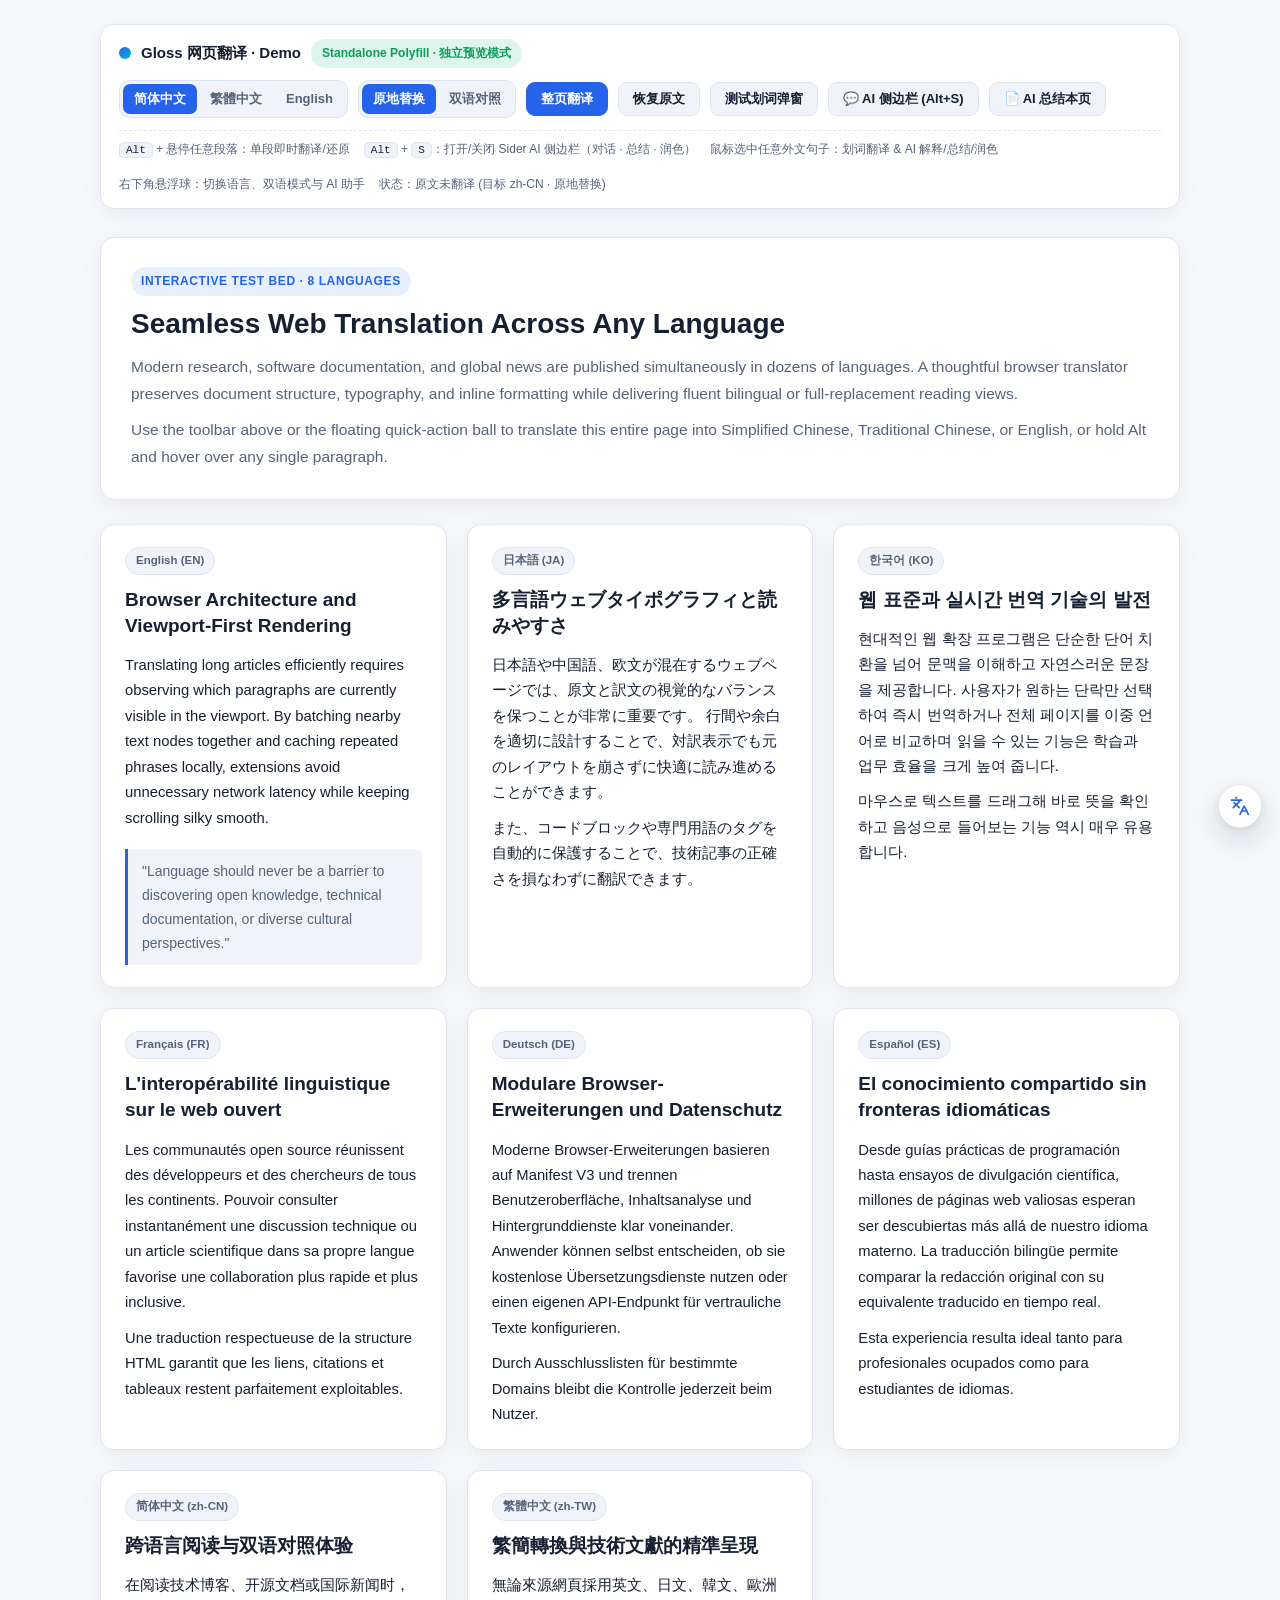
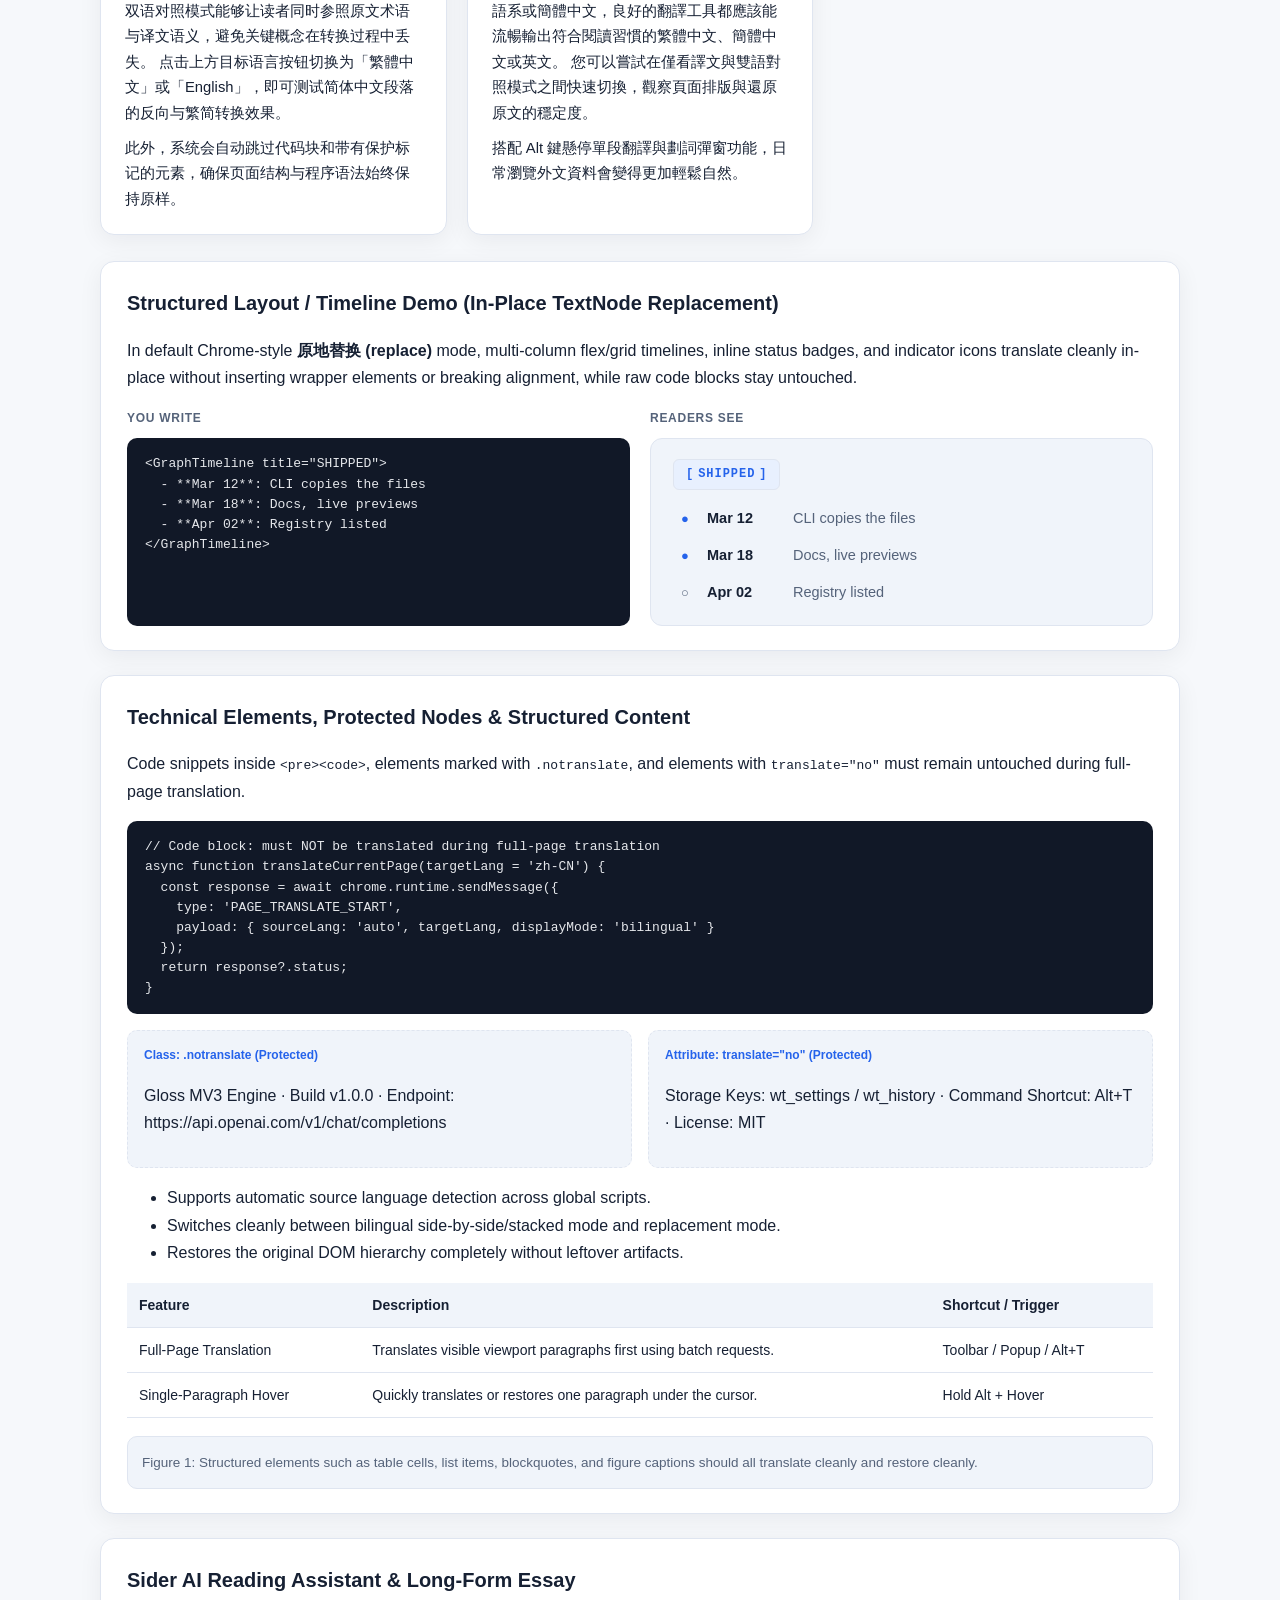
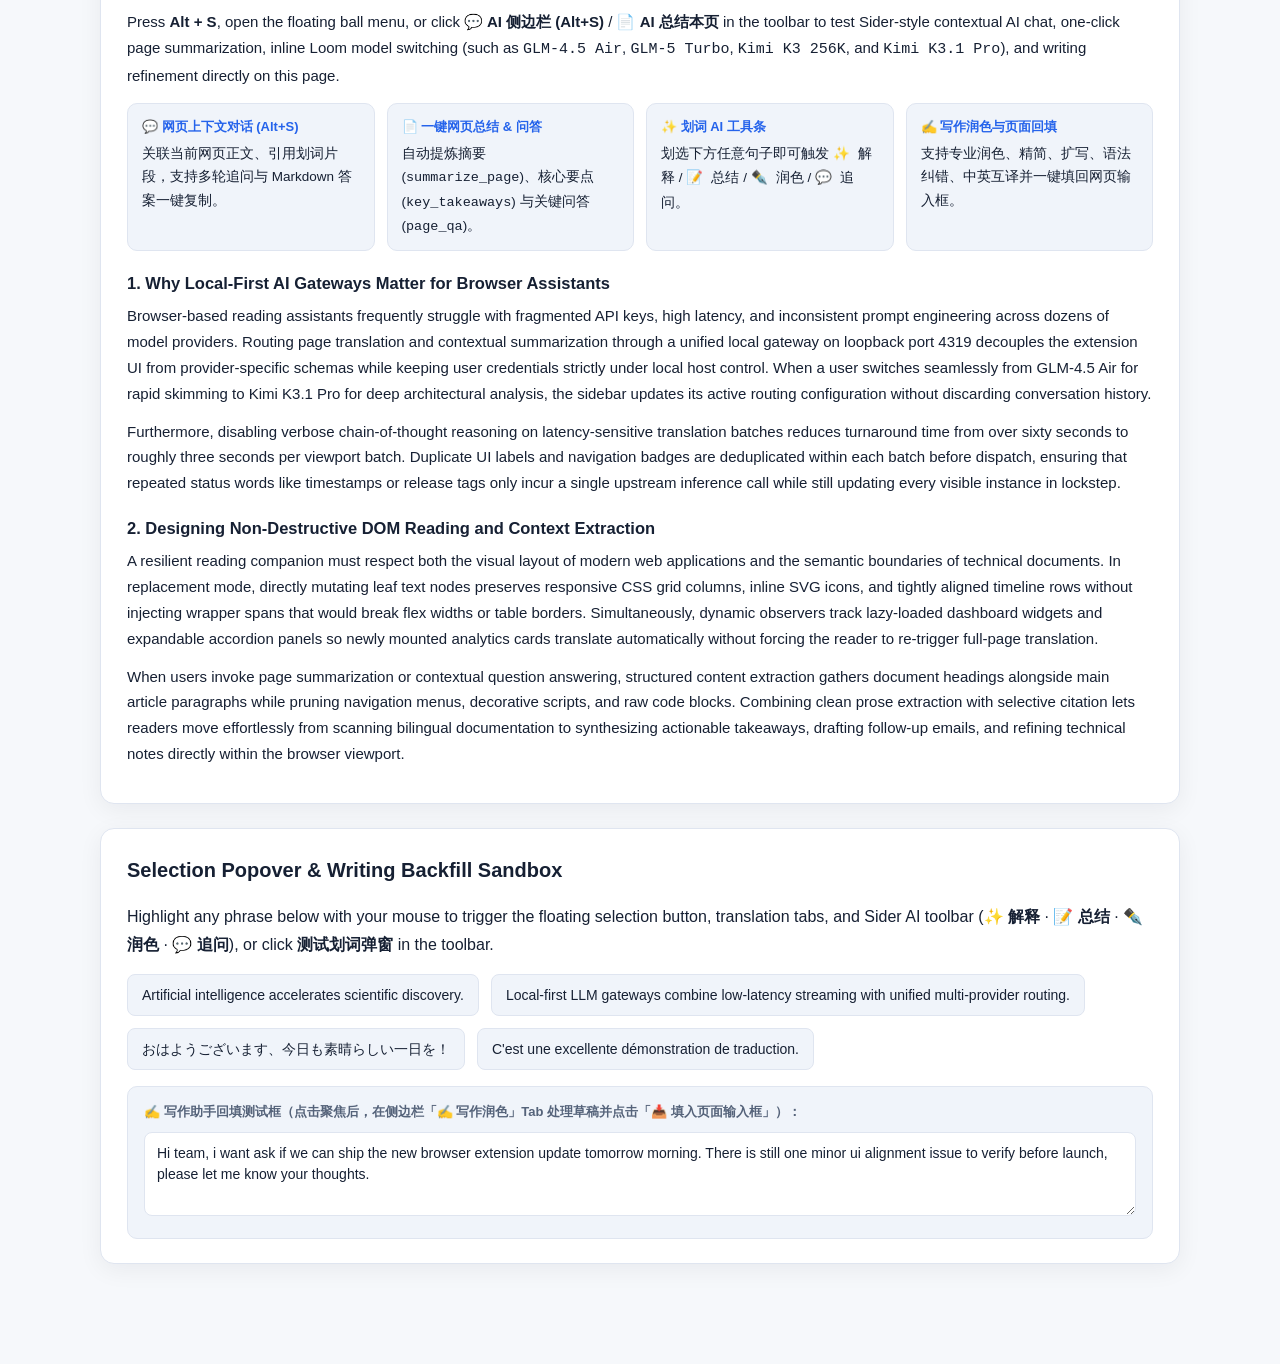
<file: demo/index.html>
<!DOCTYPE html>
<html lang="en">
<head>
  <meta charset="UTF-8" />
  <meta name="viewport" content="width=device-width, initial-scale=1.0" />
  <title>Gloss 网页翻译 · Interactive Multilingual Demo</title>
  <style>
    :root {
      --bg: #f6f8fb;
      --surface: #ffffff;
      --surface-alt: #f0f4fa;
      --border: #dfe5f0;
      --text: #162033;
      --text-muted: #55637a;
      --accent: #2563eb;
      --accent-soft: #e8f0fe;
      --accent-hover: #1d4ed8;
      --success: #0f9d58;
      --warning: #b45309;
      --code-bg: #111827;
      --code-text: #e5e7eb;
      --shadow: 0 6px 24px rgba(15, 23, 42, 0.06);
      --radius: 14px;
    }

    @media (prefers-color-scheme: dark) {
      :root {
        --bg: #0b1120;
        --surface: #131c31;
        --surface-alt: #1b2640;
        --border: #263453;
        --text: #e6edf8;
        --text-muted: #9aa9c4;
        --accent: #60a5fa;
        --accent-soft: rgba(96, 165, 250, 0.16);
        --accent-hover: #3b82f6;
        --success: #34d399;
        --warning: #fbbf24;
        --code-bg: #090e1a;
        --code-text: #e2e8f0;
        --shadow: 0 10px 30px rgba(0, 0, 0, 0.35);
      }
    }

    * {
      box-sizing: border-box;
    }

    body {
      margin: 0;
      font-family: -apple-system, BlinkMacSystemFont, "Segoe UI", "PingFang SC", "Hiragino Sans GB", "Microsoft YaHei", "Noto Sans JP", "Noto Sans KR", sans-serif;
      background: var(--bg);
      color: var(--text);
      line-height: 1.72;
      -webkit-font-smoothing: antialiased;
    }

    .page-wrap {
      max-width: 1120px;
      margin: 0 auto;
      padding: 24px 20px 80px;
    }

    /* Sticky Demo Toolbar (protected from page translation) */
    .demo-toolbar {
      position: sticky;
      top: 12px;
      z-index: 9000;
      background: var(--surface);
      border: 1px solid var(--border);
      border-radius: var(--radius);
      box-shadow: var(--shadow);
      padding: 14px 18px;
      margin-bottom: 28px;
      display: flex;
      flex-direction: column;
      gap: 12px;
      backdrop-filter: blur(10px);
    }

    .toolbar-row {
      display: flex;
      flex-wrap: wrap;
      align-items: center;
      justify-content: space-between;
      gap: 12px;
    }

    .brand {
      display: flex;
      align-items: center;
      gap: 10px;
      font-weight: 700;
      font-size: 15px;
    }

    .brand-dot {
      width: 12px;
      height: 12px;
      border-radius: 50%;
      background: linear-gradient(135deg, #2563eb, #06b6d4);
      display: inline-block;
    }

    .env-badge {
      font-size: 12px;
      font-weight: 600;
      padding: 3px 10px;
      border-radius: 999px;
      background: var(--accent-soft);
      color: var(--accent);
      border: 1px solid transparent;
    }

    .env-badge.is-warn {
      background: rgba(245, 158, 11, 0.14);
      color: var(--warning);
    }

    .env-badge.is-ready {
      background: rgba(16, 185, 129, 0.14);
      color: var(--success);
    }

    .toolbar-controls {
      display: flex;
      flex-wrap: wrap;
      align-items: center;
      gap: 10px;
    }

    .seg-group {
      display: inline-flex;
      background: var(--surface-alt);
      border: 1px solid var(--border);
      border-radius: 10px;
      padding: 3px;
      gap: 2px;
    }

    .seg-btn {
      appearance: none;
      border: 0;
      background: transparent;
      color: var(--text-muted);
      font-size: 13px;
      font-weight: 600;
      padding: 6px 11px;
      border-radius: 7px;
      cursor: pointer;
      transition: background 0.15s ease, color 0.15s ease;
    }

    .seg-btn:hover {
      color: var(--text);
    }

    .seg-btn.active {
      background: var(--accent);
      color: #ffffff;
    }

    .action-btn {
      appearance: none;
      border: 1px solid var(--border);
      background: var(--surface-alt);
      color: var(--text);
      font-size: 13px;
      font-weight: 600;
      padding: 7px 14px;
      border-radius: 9px;
      cursor: pointer;
      transition: all 0.15s ease;
    }

    .action-btn:hover {
      border-color: var(--accent);
      color: var(--accent);
    }

    .action-btn.primary {
      background: var(--accent);
      border-color: var(--accent);
      color: #ffffff;
    }

    .action-btn.primary:hover {
      background: var(--accent-hover);
      color: #ffffff;
    }

    .action-btn.is-translated {
      background: #0f9d58;
      border-color: #0f9d58;
      color: #ffffff;
    }

    .toolbar-tips {
      display: flex;
      flex-wrap: wrap;
      gap: 14px;
      font-size: 12px;
      color: var(--text-muted);
      border-top: 1px dashed var(--border);
      padding-top: 8px;
    }

    .toolbar-tips kbd {
      font-family: ui-monospace, SFMono-Regular, Menlo, monospace;
      font-size: 11px;
      padding: 1px 6px;
      border-radius: 5px;
      background: var(--surface-alt);
      border: 1px solid var(--border);
      color: var(--text);
    }

    .alert-banner {
      display: none;
      padding: 12px 16px;
      border-radius: 10px;
      margin-bottom: 20px;
      background: rgba(245, 158, 11, 0.12);
      border: 1px solid rgba(245, 158, 11, 0.35);
      color: var(--text);
      font-size: 13.5px;
    }

    .alert-banner.visible {
      display: block;
    }

    /* Hero section */
    .hero {
      background: var(--surface);
      border: 1px solid var(--border);
      border-radius: var(--radius);
      padding: 28px 30px;
      margin-bottom: 24px;
      box-shadow: var(--shadow);
    }

    .hero-tag {
      display: inline-block;
      font-size: 12px;
      font-weight: 600;
      text-transform: uppercase;
      letter-spacing: 0.05em;
      color: var(--accent);
      background: var(--accent-soft);
      padding: 4px 10px;
      border-radius: 999px;
      margin-bottom: 10px;
    }

    .hero h1 {
      margin: 0 0 12px;
      font-size: 28px;
      line-height: 1.3;
    }

    .hero p {
      margin: 0 0 10px;
      color: var(--text-muted);
      font-size: 15.5px;
    }

    .hero p:last-child {
      margin-bottom: 0;
    }

    /* Article Grid */
    .grid {
      display: grid;
      grid-template-columns: repeat(auto-fit, minmax(320px, 1fr));
      gap: 20px;
      margin-bottom: 26px;
    }

    .card {
      background: var(--surface);
      border: 1px solid var(--border);
      border-radius: var(--radius);
      padding: 22px 24px;
      box-shadow: var(--shadow);
      display: flex;
      flex-direction: column;
      gap: 10px;
    }

    .lang-pill {
      align-self: flex-start;
      font-size: 11.5px;
      font-weight: 700;
      padding: 3px 10px;
      border-radius: 999px;
      background: var(--surface-alt);
      border: 1px solid var(--border);
      color: var(--text-muted);
    }

    .card h2 {
      margin: 2px 0 4px;
      font-size: 19px;
      line-height: 1.38;
    }

    .card p {
      margin: 0;
      font-size: 14.8px;
      color: var(--text);
    }

    .card blockquote {
      margin: 8px 0 0;
      padding: 10px 14px;
      border-left: 3px solid var(--accent);
      background: var(--surface-alt);
      border-radius: 0 8px 8px 0;
      font-size: 14px;
      color: var(--text-muted);
    }

    /* Technical / Protected / Structured section */
    .full-section {
      background: var(--surface);
      border: 1px solid var(--border);
      border-radius: var(--radius);
      padding: 24px 26px;
      margin-bottom: 24px;
      box-shadow: var(--shadow);
    }

    .full-section h2 {
      margin: 0 0 12px;
      font-size: 20px;
    }

    .protected-row {
      display: grid;
      grid-template-columns: repeat(auto-fit, minmax(260px, 1fr));
      gap: 16px;
      margin: 16px 0;
    }

    .protected-box {
      padding: 14px 16px;
      border-radius: 10px;
      border: 1px dashed var(--border);
      background: var(--surface-alt);
    }

    .protected-label {
      font-size: 12px;
      font-weight: 700;
      color: var(--accent);
      margin-bottom: 6px;
    }

    pre {
      margin: 14px 0;
      padding: 16px 18px;
      background: var(--code-bg);
      color: var(--code-text);
      border-radius: 10px;
      overflow-x: auto;
      font-size: 13px;
      line-height: 1.55;
      font-family: ui-monospace, SFMono-Regular, Menlo, Monaco, Consolas, monospace;
    }

    table {
      width: 100%;
      border-collapse: collapse;
      margin-top: 14px;
      font-size: 14px;
    }

    th, td {
      text-align: left;
      padding: 10px 12px;
      border-bottom: 1px solid var(--border);
    }

    th {
      background: var(--surface-alt);
      font-weight: 700;
    }

    figure {
      margin: 18px 0 0;
      padding: 14px;
      border-radius: 10px;
      background: var(--surface-alt);
      border: 1px solid var(--border);
    }

    figcaption {
      font-size: 13.5px;
      color: var(--text-muted);
    }

    .selection-sandbox {
      display: flex;
      flex-wrap: wrap;
      gap: 12px;
      align-items: center;
      margin-top: 12px;
    }

    .selection-phrase {
      padding: 8px 14px;
      border-radius: 8px;
      background: var(--surface-alt);
      border: 1px solid var(--border);
      font-size: 14px;
      user-select: text;
    }

    /* Structured Layout / Timeline Comparison Demo */
    .compare-grid {
      display: grid;
      grid-template-columns: repeat(auto-fit, minmax(300px, 1fr));
      gap: 20px;
      margin-top: 16px;
      align-items: stretch;
    }

    .compare-col {
      display: flex;
      flex-direction: column;
      gap: 10px;
    }

    .compare-col-title {
      font-size: 12px;
      font-weight: 700;
      text-transform: uppercase;
      letter-spacing: 0.06em;
      color: var(--text-muted);
    }

    .compare-col pre {
      margin: 0;
      flex: 1;
    }

    .timeline-preview-card {
      flex: 1;
      padding: 20px 22px;
      border-radius: 12px;
      background: var(--surface-alt);
      border: 1px solid var(--border);
      display: flex;
      flex-direction: column;
      gap: 16px;
      justify-content: center;
    }

    .timeline-badge {
      display: inline-flex;
      align-items: center;
      gap: 4px;
      align-self: flex-start;
      padding: 4px 12px;
      border-radius: 6px;
      background: var(--accent-soft);
      border: 1px solid var(--border);
      color: var(--accent);
      font-family: ui-monospace, SFMono-Regular, Menlo, monospace;
      font-size: 12px;
      font-weight: 700;
      letter-spacing: 0.08em;
    }

    .timeline-list {
      display: flex;
      flex-direction: column;
      gap: 12px;
      position: relative;
      padding-left: 4px;
    }

    .timeline-row {
      display: flex;
      align-items: baseline;
      gap: 14px;
      font-size: 14.5px;
    }

    .tl-dot {
      width: 16px;
      flex: 0 0 16px;
      text-align: center;
      color: var(--accent);
      font-size: 13px;
    }

    .tl-dot-pending {
      color: var(--text-muted);
    }

    .tl-date {
      width: 72px;
      flex: 0 0 72px;
      font-weight: 700;
      font-variant-numeric: tabular-nums;
      color: var(--text);
    }

    .tl-text {
      flex: 1;
      color: var(--text-muted);
    }

    /* Long-form Article & Writing Sandbox for Sider AI Sidebar */
    .longform-article h3 {
      margin: 18px 0 6px;
      font-size: 16.5px;
      color: var(--text);
    }

    .longform-article p {
      margin: 0 0 12px;
      font-size: 15px;
      color: var(--text);
    }

    .sider-feature-strip {
      display: grid;
      grid-template-columns: repeat(auto-fit, minmax(210px, 1fr));
      gap: 12px;
      margin: 14px 0 18px;
    }

    .sider-feature-chip {
      padding: 12px 14px;
      border-radius: 10px;
      border: 1px solid var(--border);
      background: var(--surface-alt);
      font-size: 13.5px;
    }

    .sider-feature-chip strong {
      display: block;
      margin-bottom: 4px;
      color: var(--accent);
      font-size: 13px;
    }

    .write-sandbox-box {
      margin-top: 16px;
      padding: 14px 16px;
      border-radius: 10px;
      background: var(--surface-alt);
      border: 1px solid var(--border);
    }

    .write-sandbox-box label {
      display: block;
      font-size: 13px;
      font-weight: 600;
      margin-bottom: 8px;
      color: var(--text-muted);
    }

    .write-textarea {
      width: 100%;
      min-height: 84px;
      padding: 10px 12px;
      border-radius: 8px;
      border: 1px solid var(--border);
      background: var(--surface);
      color: var(--text);
      font: inherit;
      font-size: 14px;
      line-height: 1.55;
      resize: vertical;
    }
  </style>
</head>
<body>
  <div class="page-wrap">
    <!-- Interactive Demo Toolbar (marked wt-ignore / notranslate so UI controls stay intact during page translation) -->
    <header class="demo-toolbar wt-ignore notranslate" translate="no" aria-label="Demo Control Bar">
      <div class="toolbar-row">
        <div class="brand">
          <span class="brand-dot" aria-hidden="true"></span>
          <span>Gloss 网页翻译 · Demo</span>
          <span id="demo-env-badge" class="env-badge">Initializing…</span>
        </div>

        <div class="toolbar-controls">
          <!-- Target Language Segmented Selector -->
          <div class="seg-group" role="group" aria-label="Target Language">
            <button type="button" class="seg-btn active" data-target="zh-CN">简体中文</button>
            <button type="button" class="seg-btn" data-target="zh-TW">繁體中文</button>
            <button type="button" class="seg-btn" data-target="en">English</button>
          </div>

          <!-- Display Mode Switch (Chrome-style In-Place Replace first & default) -->
          <div class="seg-group" role="group" aria-label="Display Mode">
            <button type="button" class="seg-btn active" data-mode="replace">原地替换</button>
            <button type="button" class="seg-btn" data-mode="bilingual">双语对照</button>
          </div>

          <!-- Primary Actions -->
          <button type="button" id="demo-toggle-btn" class="action-btn primary">整页翻译</button>
          <button type="button" id="demo-restore-btn" class="action-btn">恢复原文</button>
          <button type="button" id="demo-selection-btn" class="action-btn">测试划词弹窗</button>
          <button type="button" id="demo-sidebar-btn" class="action-btn">💬 AI 侧边栏 (Alt+S)</button>
          <button type="button" id="demo-summarize-btn" class="action-btn">📄 AI 总结本页</button>
        </div>
      </div>

      <div class="toolbar-tips">
        <span><kbd>Alt</kbd> + 悬停任意段落：单段即时翻译/还原</span>
        <span><kbd>Alt</kbd> + <kbd>S</kbd>：打开/关闭 Sider AI 侧边栏（对话 · 总结 · 润色）</span>
        <span>鼠标选中任意外文句子：划词翻译 &amp; AI 解释/总结/润色</span>
        <span>右下角悬浮球：切换语言、双语模式与 AI 助手</span>
        <span id="demo-status-text">状态：原文未翻译</span>
      </div>
    </header>

    <div id="demo-file-warning" class="alert-banner wt-ignore notranslate" translate="no"></div>

    <!-- Hero Article (English) -->
    <section class="hero" lang="en">
      <span class="hero-tag wt-ignore notranslate" translate="no">Interactive Test Bed · 8 Languages</span>
      <h1>Seamless Web Translation Across Any Language</h1>
      <p>
        Modern research, software documentation, and global news are published simultaneously in dozens of languages.
        A thoughtful browser translator preserves document structure, typography, and inline formatting while delivering fluent bilingual or full-replacement reading views.
      </p>
      <p>
        Use the toolbar above or the floating quick-action ball to translate this entire page into Simplified Chinese, Traditional Chinese, or English, or hold Alt and hover over any single paragraph.
      </p>
    </section>

    <!-- Multilingual Articles Grid -->
    <main class="grid">
      <!-- 1. English -->
      <section class="card" lang="en">
        <span class="lang-pill wt-ignore notranslate" translate="no">English (EN)</span>
        <h2>Browser Architecture and Viewport-First Rendering</h2>
        <p>
          Translating long articles efficiently requires observing which paragraphs are currently visible in the viewport.
          By batching nearby text nodes together and caching repeated phrases locally, extensions avoid unnecessary network latency while keeping scrolling silky smooth.
        </p>
        <blockquote>
          "Language should never be a barrier to discovering open knowledge, technical documentation, or diverse cultural perspectives."
        </blockquote>
      </section>

      <!-- 2. Japanese -->
      <section class="card" lang="ja">
        <span class="lang-pill wt-ignore notranslate" translate="no">日本語 (JA)</span>
        <h2>多言語ウェブタイポグラフィと読みやすさ</h2>
        <p>
          日本語や中国語、欧文が混在するウェブページでは、原文と訳文の視覚的なバランスを保つことが非常に重要です。
          行間や余白を適切に設計することで、対訳表示でも元のレイアウトを崩さずに快適に読み進めることができます。
        </p>
        <p>
          また、コードブロックや専門用語のタグを自動的に保護することで、技術記事の正確さを損なわずに翻訳できます。
        </p>
      </section>

      <!-- 3. Korean -->
      <section class="card" lang="ko">
        <span class="lang-pill wt-ignore notranslate" translate="no">한국어 (KO)</span>
        <h2>웹 표준과 실시간 번역 기술의 발전</h2>
        <p>
          현대적인 웹 확장 프로그램은 단순한 단어 치환을 넘어 문맥을 이해하고 자연스러운 문장을 제공합니다.
          사용자가 원하는 단락만 선택하여 즉시 번역하거나 전체 페이지를 이중 언어로 비교하며 읽을 수 있는 기능은 학습과 업무 효율을 크게 높여 줍니다.
        </p>
        <p>
          마우스로 텍스트를 드래그해 바로 뜻을 확인하고 음성으로 들어보는 기능 역시 매우 유용합니다.
        </p>
      </section>

      <!-- 4. French -->
      <section class="card" lang="fr">
        <span class="lang-pill wt-ignore notranslate" translate="no">Français (FR)</span>
        <h2>L'interopérabilité linguistique sur le web ouvert</h2>
        <p>
          Les communautés open source réunissent des développeurs et des chercheurs de tous les continents.
          Pouvoir consulter instantanément une discussion technique ou un article scientifique dans sa propre langue favorise une collaboration plus rapide et plus inclusive.
        </p>
        <p>
          Une traduction respectueuse de la structure HTML garantit que les liens, citations et tableaux restent parfaitement exploitables.
        </p>
      </section>

      <!-- 5. German -->
      <section class="card" lang="de">
        <span class="lang-pill wt-ignore notranslate" translate="no">Deutsch (DE)</span>
        <h2>Modulare Browser-Erweiterungen und Datenschutz</h2>
        <p>
          Moderne Browser-Erweiterungen basieren auf Manifest V3 und trennen Benutzeroberfläche, Inhaltsanalyse und Hintergrunddienste klar voneinander.
          Anwender können selbst entscheiden, ob sie kostenlose Übersetzungsdienste nutzen oder einen eigenen API-Endpunkt für vertrauliche Texte konfigurieren.
        </p>
        <p>
          Durch Ausschlusslisten für bestimmte Domains bleibt die Kontrolle jederzeit beim Nutzer.
        </p>
      </section>

      <!-- 6. Spanish -->
      <section class="card" lang="es">
        <span class="lang-pill wt-ignore notranslate" translate="no">Español (ES)</span>
        <h2>El conocimiento compartido sin fronteras idiomáticas</h2>
        <p>
          Desde guías prácticas de programación hasta ensayos de divulgación científica, millones de páginas web valiosas esperan ser descubiertas más allá de nuestro idioma materno.
          La traducción bilingüe permite comparar la redacción original con su equivalente traducido en tiempo real.
        </p>
        <p>
          Esta experiencia resulta ideal tanto para profesionales ocupados como para estudiantes de idiomas.
        </p>
      </section>

      <!-- 7. Simplified Chinese -->
      <section class="card" lang="zh-CN">
        <span class="lang-pill wt-ignore notranslate" translate="no">简体中文 (zh-CN)</span>
        <h2>跨语言阅读与双语对照体验</h2>
        <p>
          在阅读技术博客、开源文档或国际新闻时，双语对照模式能够让读者同时参照原文术语与译文语义，避免关键概念在转换过程中丢失。
          点击上方目标语言按钮切换为「繁體中文」或「English」，即可测试简体中文段落的反向与繁简转换效果。
        </p>
        <p>
          此外，系统会自动跳过代码块和带有保护标记的元素，确保页面结构与程序语法始终保持原样。
        </p>
      </section>

      <!-- 8. Traditional Chinese -->
      <section class="card" lang="zh-TW">
        <span class="lang-pill wt-ignore notranslate" translate="no">繁體中文 (zh-TW)</span>
        <h2>繁簡轉換與技術文獻的精準呈現</h2>
        <p>
          無論來源網頁採用英文、日文、韓文、歐洲語系或簡體中文，良好的翻譯工具都應該能流暢輸出符合閱讀習慣的繁體中文、簡體中文或英文。
          您可以嘗試在僅看譯文與雙語對照模式之間快速切換，觀察頁面排版與還原原文的穩定度。
        </p>
        <p>
          搭配 Alt 鍵懸停單段翻譯與劃詞彈窗功能，日常瀏覽外文資料會變得更加輕鬆自然。
        </p>
      </section>
    </main>

    <!-- Structured Layout / Timeline Demo (Tests In-Place TextNode Replacement) -->
    <section class="full-section" id="structured-timeline-demo" lang="en">
      <h2>Structured Layout / Timeline Demo (In-Place TextNode Replacement)</h2>
      <p>
        In default Chrome-style <strong>原地替换 (replace)</strong> mode, multi-column flex/grid timelines, inline status badges, and indicator icons translate cleanly in-place without inserting wrapper elements or breaking alignment, while raw code blocks stay untouched.
      </p>

      <div class="compare-grid">
        <div class="compare-col">
          <div class="compare-col-title">you write</div>
          <pre><code>&lt;GraphTimeline title="SHIPPED"&gt;
  - **Mar 12**: CLI copies the files
  - **Mar 18**: Docs, live previews
  - **Apr 02**: Registry listed
&lt;/GraphTimeline&gt;</code></pre>
        </div>

        <div class="compare-col">
          <div class="compare-col-title">readers see</div>
          <div class="timeline-preview-card">
            <div class="timeline-badge">
              <span>[</span>
              <span>SHIPPED</span>
              <span>]</span>
            </div>
            <div class="timeline-list">
              <div class="timeline-row">
                <span class="tl-dot tl-dot-done">●</span>
                <span class="tl-date">Mar 12</span>
                <span class="tl-text">CLI copies the files</span>
              </div>
              <div class="timeline-row">
                <span class="tl-dot tl-dot-done">●</span>
                <span class="tl-date">Mar 18</span>
                <span class="tl-text">Docs, live previews</span>
              </div>
              <div class="timeline-row">
                <span class="tl-dot tl-dot-pending">○</span>
                <span class="tl-date">Apr 02</span>
                <span class="tl-text">Registry listed</span>
              </div>
            </div>
          </div>
        </div>
      </div>
    </section>

    <!-- Code Blocks, Protected Elements & Structured HTML Section -->
    <section class="full-section">
      <h2>Technical Elements, Protected Nodes &amp; Structured Content</h2>
      <p>
        Code snippets inside <code>&lt;pre&gt;&lt;code&gt;</code>, elements marked with <code>.notranslate</code>, and elements with <code>translate="no"</code> must remain untouched during full-page translation.
      </p>

      <pre><code>// Code block: must NOT be translated during full-page translation
async function translateCurrentPage(targetLang = 'zh-CN') {
  const response = await chrome.runtime.sendMessage({
    type: 'PAGE_TRANSLATE_START',
    payload: { sourceLang: 'auto', targetLang, displayMode: 'bilingual' }
  });
  return response?.status;
}</code></pre>

      <div class="protected-row">
        <div class="protected-box notranslate">
          <div class="protected-label wt-ignore">Class: .notranslate (Protected)</div>
          <p>
            Gloss MV3 Engine · Build v1.0.0 · Endpoint: https://api.openai.com/v1/chat/completions
          </p>
        </div>

        <div class="protected-box" translate="no">
          <div class="protected-label wt-ignore">Attribute: translate="no" (Protected)</div>
          <p>
            Storage Keys: wt_settings / wt_history · Command Shortcut: Alt+T · License: MIT
          </p>
        </div>
      </div>

      <ul>
        <li>Supports automatic source language detection across global scripts.</li>
        <li>Switches cleanly between bilingual side-by-side/stacked mode and replacement mode.</li>
        <li>Restores the original DOM hierarchy completely without leftover artifacts.</li>
      </ul>

      <table>
        <thead>
          <tr>
            <th>Feature</th>
            <th>Description</th>
            <th>Shortcut / Trigger</th>
          </tr>
        </thead>
        <tbody>
          <tr>
            <td>Full-Page Translation</td>
            <td>Translates visible viewport paragraphs first using batch requests.</td>
            <td>Toolbar / Popup / Alt+T</td>
          </tr>
          <tr>
            <td>Single-Paragraph Hover</td>
            <td>Quickly translates or restores one paragraph under the cursor.</td>
            <td>Hold Alt + Hover</td>
          </tr>
        </tbody>
      </table>

      <figure>
        <figcaption>
          Figure 1: Structured elements such as table cells, list items, blockquotes, and figure captions should all translate cleanly and restore cleanly.
        </figcaption>
      </figure>
    </section>

    <!-- Sider AI Reading, Summary & Writing Long-form Test Article -->
    <article class="full-section longform-article" id="sider-ai-showcase" lang="en">
      <h2>Sider AI Reading Assistant &amp; Long-Form Essay</h2>
      <p>
        Press <strong>Alt + S</strong>, open the floating ball menu, or click <strong>💬 AI 侧边栏 (Alt+S)</strong> / <strong>📄 AI 总结本页</strong> in the toolbar to test Sider-style contextual AI chat, one-click page summarization, inline Loom model switching (such as <code>GLM-4.5 Air</code>, <code>GLM-5 Turbo</code>, <code>Kimi K3 256K</code>, and <code>Kimi K3.1 Pro</code>), and writing refinement directly on this page.
      </p>

      <div class="sider-feature-strip wt-ignore notranslate" translate="no">
        <div class="sider-feature-chip">
          <strong>💬 网页上下文对话 (Alt+S)</strong>
          关联当前网页正文、引用划词片段，支持多轮追问与 Markdown 答案一键复制。
        </div>
        <div class="sider-feature-chip">
          <strong>📄 一键网页总结 &amp; 问答</strong>
          自动提炼摘要 (<code>summarize_page</code>)、核心要点 (<code>key_takeaways</code>) 与关键问答 (<code>page_qa</code>)。
        </div>
        <div class="sider-feature-chip">
          <strong>✨ 划词 AI 工具条</strong>
          划选下方任意句子即可触发 <code>✨ 解释</code> / <code>📝 总结</code> / <code>✒️ 润色</code> / <code>💬 追问</code>。
        </div>
        <div class="sider-feature-chip">
          <strong>✍️ 写作润色与页面回填</strong>
          支持专业润色、精简、扩写、语法纠错、中英互译并一键填回网页输入框。
        </div>
      </div>

      <h3>1. Why Local-First AI Gateways Matter for Browser Assistants</h3>
      <p>
        Browser-based reading assistants frequently struggle with fragmented API keys, high latency, and inconsistent prompt engineering across dozens of model providers. Routing page translation and contextual summarization through a unified local gateway on loopback port 4319 decouples the extension UI from provider-specific schemas while keeping user credentials strictly under local host control. When a user switches seamlessly from GLM-4.5 Air for rapid skimming to Kimi K3.1 Pro for deep architectural analysis, the sidebar updates its active routing configuration without discarding conversation history.
      </p>
      <p>
        Furthermore, disabling verbose chain-of-thought reasoning on latency-sensitive translation batches reduces turnaround time from over sixty seconds to roughly three seconds per viewport batch. Duplicate UI labels and navigation badges are deduplicated within each batch before dispatch, ensuring that repeated status words like timestamps or release tags only incur a single upstream inference call while still updating every visible instance in lockstep.
      </p>

      <h3>2. Designing Non-Destructive DOM Reading and Context Extraction</h3>
      <p>
        A resilient reading companion must respect both the visual layout of modern web applications and the semantic boundaries of technical documents. In replacement mode, directly mutating leaf text nodes preserves responsive CSS grid columns, inline SVG icons, and tightly aligned timeline rows without injecting wrapper spans that would break flex widths or table borders. Simultaneously, dynamic observers track lazy-loaded dashboard widgets and expandable accordion panels so newly mounted analytics cards translate automatically without forcing the reader to re-trigger full-page translation.
      </p>
      <p>
        When users invoke page summarization or contextual question answering, structured content extraction gathers document headings alongside main article paragraphs while pruning navigation menus, decorative scripts, and raw code blocks. Combining clean prose extraction with selective citation lets readers move effortlessly from scanning bilingual documentation to synthesizing actionable takeaways, drafting follow-up emails, and refining technical notes directly within the browser viewport.
      </p>
    </article>

    <!-- Selection Translation & Writing Assistant Test Area -->
    <section class="full-section" id="writing-sandbox">
      <h2>Selection Popover &amp; Writing Backfill Sandbox</h2>
      <p>
        Highlight any phrase below with your mouse to trigger the floating selection button, translation tabs, and Sider AI toolbar (<strong>✨ 解释</strong> · <strong>📝 总结</strong> · <strong>✒️ 润色</strong> · <strong>💬 追问</strong>), or click <strong>测试划词弹窗</strong> in the toolbar.
      </p>
      <div class="selection-sandbox">
        <span class="selection-phrase" id="sample-phrase-en">Artificial intelligence accelerates scientific discovery.</span>
        <span class="selection-phrase">Local-first LLM gateways combine low-latency streaming with unified multi-provider routing.</span>
        <span class="selection-phrase">おはようございます、今日も素晴らしい一日を！</span>
        <span class="selection-phrase">C'est une excellente démonstration de traduction.</span>
      </div>

      <div class="write-sandbox-box wt-ignore notranslate" translate="no">
        <label for="demo-write-target">
          ✍️ 写作助手回填测试框（点击聚焦后，在侧边栏「✍️ 写作润色」Tab 处理草稿并点击「📥 填入页面输入框」）：
        </label>
        <textarea id="demo-write-target" class="write-textarea">Hi team, i want ask if we can ship the new browser extension update tomorrow morning. There is still one minor ui alignment issue to verify before launch, please let me know your thoughts.</textarea>
      </div>
    </section>
  </div>

  <!-- Smart Standalone Polyfill + Extension Detection Bridge -->
  <script type="module">
    const envBadge = document.getElementById('demo-env-badge');
    const statusText = document.getElementById('demo-status-text');
    const fileWarning = document.getElementById('demo-file-warning');
    const toggleBtn = document.getElementById('demo-toggle-btn');
    const restoreBtn = document.getElementById('demo-restore-btn');
    const selectionBtn = document.getElementById('demo-selection-btn');
    const sidebarBtn = document.getElementById('demo-sidebar-btn');
    const summarizeBtn = document.getElementById('demo-summarize-btn');
    const targetBtns = Array.from(document.querySelectorAll('[data-target]'));
    const modeBtns = Array.from(document.querySelectorAll('[data-mode]'));

    const state = {
      targetLang: 'zh-CN',
      displayMode: 'replace',
      isTranslated: false,
      mode: 'detecting'
    };

    function setBadge(text, variant = '') {
      envBadge.textContent = text;
      envBadge.className = 'env-badge' + (variant ? ` ${variant}` : '');
    }

    function updateToolbarUI(status) {
      if (status) {
        if (typeof status.isTranslated === 'boolean') state.isTranslated = status.isTranslated;
        if (status.targetLang) state.targetLang = status.targetLang;
        if (status.displayMode) state.displayMode = status.displayMode;
      }

      targetBtns.forEach((btn) => {
        btn.classList.toggle('active', btn.dataset.target === state.targetLang);
      });
      modeBtns.forEach((btn) => {
        btn.classList.toggle('active', btn.dataset.mode === state.displayMode);
      });

      toggleBtn.textContent = state.isTranslated ? '已翻译 (点击切换/还原)' : '整页翻译';
      toggleBtn.classList.toggle('is-translated', state.isTranslated);

      const countPart = status && typeof status.translatedCount === 'number'
        ? ` · 已译 ${status.translatedCount} 段`
        : '';
      const modeLabel = state.displayMode === 'bilingual' ? '双语对照' : '原地替换';
      statusText.textContent = state.isTranslated
        ? `状态：已翻译 (${state.targetLang} · ${modeLabel}${countPart})`
        : `状态：原文未翻译 (目标 ${state.targetLang} · ${modeLabel})`;
    }

    function loadStylesheet(href) {
      return new Promise((resolve, reject) => {
        if (document.querySelector(`link[data-wt-demo="${href}"]`)) {
          resolve();
          return;
        }
        const link = document.createElement('link');
        link.rel = 'stylesheet';
        link.href = href;
        link.dataset.wtDemo = href;
        link.onload = () => resolve();
        link.onerror = () => reject(new Error(`Failed to load CSS: ${href}`));
        document.head.appendChild(link);
      });
    }

    function loadClassicScript(src) {
      return new Promise((resolve, reject) => {
        const script = document.createElement('script');
        script.src = src;
        script.async = false;
        script.onload = () => resolve();
        script.onerror = () => reject(new Error(`Failed to load script: ${src}`));
        document.body.appendChild(script);
      });
    }

    // Create a localStorage-backed chrome.storage polyfill area (with in-memory fallback)
    function createStorageArea(areaName, notifyChanged) {
      const prefix = `wt_demo_${areaName}:`;
      const memFallback = new Map();

      function safeGetItem(fullKey) {
        try {
          return localStorage.getItem(fullKey);
        } catch {
          return memFallback.has(fullKey) ? memFallback.get(fullKey) : null;
        }
      }

      function safeSetItem(fullKey, val) {
        memFallback.set(fullKey, val);
        try {
          localStorage.setItem(fullKey, val);
        } catch {
          // Ignore storage quota/security errors in restricted frames
        }
      }

      function safeRemoveItem(fullKey) {
        memFallback.delete(fullKey);
        try {
          localStorage.removeItem(fullKey);
        } catch {
          // Ignore
        }
      }

      function readAll() {
        const out = {};
        try {
          for (let i = 0; i < localStorage.length; i += 1) {
            const fullKey = localStorage.key(i);
            if (fullKey && fullKey.startsWith(prefix)) {
              const key = fullKey.slice(prefix.length);
              const raw = localStorage.getItem(fullKey);
              try {
                out[key] = JSON.parse(raw);
              } catch {
                out[key] = raw;
              }
            }
          }
          return out;
        } catch {
          for (const [fullKey, raw] of memFallback.entries()) {
            if (fullKey.startsWith(prefix)) {
              try {
                out[fullKey.slice(prefix.length)] = JSON.parse(raw);
              } catch {
                out[fullKey.slice(prefix.length)] = raw;
              }
            }
          }
          return out;
        }
      }

      function readKey(key) {
        const raw = safeGetItem(prefix + key);
        if (raw === null) return undefined;
        try {
          return JSON.parse(raw);
        } catch {
          return raw;
        }
      }

      return {
        get(keys, callback) {
          const result = {};
          if (keys === null || keys === undefined) {
            Object.assign(result, readAll());
          } else if (typeof keys === 'string') {
            const val = readKey(keys);
            if (val !== undefined) result[keys] = val;
          } else if (Array.isArray(keys)) {
            for (const k of keys) {
              const val = readKey(k);
              if (val !== undefined) result[k] = val;
            }
          } else if (typeof keys === 'object') {
            for (const [k, defVal] of Object.entries(keys)) {
              const val = readKey(k);
              result[k] = val !== undefined ? val : defVal;
            }
          }
          if (typeof callback === 'function') callback(result);
          return Promise.resolve(result);
        },

        set(items, callback) {
          const changes = {};
          for (const [k, newValue] of Object.entries(items || {})) {
            const oldValue = readKey(k);
            safeSetItem(prefix + k, JSON.stringify(newValue));
            changes[k] = { oldValue, newValue };
          }
          notifyChanged(changes, areaName);
          if (typeof callback === 'function') callback();
          return Promise.resolve();
        },

        remove(keys, callback) {
          const list = Array.isArray(keys) ? keys : [keys];
          const changes = {};
          for (const k of list) {
            const oldValue = readKey(k);
            safeRemoveItem(prefix + k);
            if (oldValue !== undefined) {
              changes[k] = { oldValue, newValue: undefined };
            }
          }
          if (Object.keys(changes).length > 0) notifyChanged(changes, areaName);
          if (typeof callback === 'function') callback();
          return Promise.resolve();
        },

        clear(callback) {
          for (const fullKey of Array.from(memFallback.keys())) {
            if (fullKey.startsWith(prefix)) memFallback.delete(fullKey);
          }
          try {
            const toDelete = [];
            for (let i = 0; i < localStorage.length; i += 1) {
              const fullKey = localStorage.key(i);
              if (fullKey && fullKey.startsWith(prefix)) toDelete.push(fullKey);
            }
            toDelete.forEach((k) => localStorage.removeItem(k));
          } catch {
            // Ignore
          }
          if (typeof callback === 'function') callback();
          return Promise.resolve();
        }
      };
    }

    function installPolyfill(engineModule) {
      const storageListeners = new Set();
      const messageListeners = new Set();

      function notifyStorageChanged(changes, areaName) {
        for (const fn of storageListeners) {
          try {
            fn(changes, areaName);
          } catch (err) {
            console.warn('[Demo Polyfill] storage.onChanged listener error:', err);
          }
        }
      }

      const syncArea = createStorageArea('sync', notifyStorageChanged);
      const localArea = createStorageArea('local', notifyStorageChanged);

      async function getSettingsFromStore() {
        const defaults = globalThis.WT_CONFIG?.DEFAULT_SETTINGS || {
          sourceLang: 'auto',
          targetLang: 'zh-CN',
          displayMode: 'replace',
          engine: 'google-free',
          selectionMode: 'icon',
          showFloatingBall: true,
          altHoverTranslate: true,
          translationStyle: 'default',
          excludedDomains: [],
          loomConfig: {
            baseUrl: 'http://127.0.0.1:4319/v1',
            apiKey: '',
            provider: 'zenmux',
            model: 'zenmux/anthropic/claude-sonnet-5.5'
          },
          openaiConfig: {
            apiUrl: 'https://api.openai.com/v1/chat/completions',
            apiKey: '',
            model: 'gpt-4o-mini'
          }
        };
        const res = await syncArea.get('wt_settings');
        const stored = res?.wt_settings || {};
        return {
          ...defaults,
          ...stored,
          loomConfig: {
            ...(defaults.loomConfig || {}),
            ...(stored.loomConfig || {})
          },
          openaiConfig: {
            ...(defaults.openaiConfig || {}),
            ...(stored.openaiConfig || {})
          }
        };
      }

      async function saveSettingsToStore(partial) {
        const current = await getSettingsFromStore();
        const merged = {
          ...current,
          ...(partial || {}),
          loomConfig: {
            ...(current.loomConfig || {}),
            ...(partial?.loomConfig || {})
          },
          openaiConfig: {
            ...(current.openaiConfig || {}),
            ...(partial?.openaiConfig || {})
          }
        };
        await syncArea.set({ wt_settings: merged });
        return merged;
      }

      async function appendHistoryItem(item) {
        const res = await localArea.get('wt_history');
        const history = Array.isArray(res?.wt_history) ? res.wt_history : [];
        const next = [item, ...history].slice(0, 50);
        await localArea.set({ wt_history: next });
        return next;
      }

      // Bridge translator-engine.js cleanly whether it uses object or positional signature
      async function invokeTranslateText(payload, settings) {
        const text = payload?.text ?? '';
        const sourceLang = payload?.sourceLang || settings.sourceLang || 'auto';
        const targetLang = payload?.targetLang || settings.targetLang || 'zh-CN';
        const engine = payload?.engine || settings.engine || 'google-free';
        const loomConfig = payload?.loomConfig || settings.loomConfig;
        const openaiConfig = payload?.openaiConfig || settings.openaiConfig;

        if (typeof engineModule.translateText !== 'function') {
          throw new Error('translator-engine.js does not export translateText');
        }
        return engineModule.translateText({
          text,
          sourceLang,
          targetLang,
          engine,
          loomConfig,
          openaiConfig,
          settings
        });
      }

      async function invokeTranslateBatch(payload, settings) {
        const texts = Array.isArray(payload?.texts) ? payload.texts : [];
        const sourceLang = payload?.sourceLang || settings.sourceLang || 'auto';
        const targetLang = payload?.targetLang || settings.targetLang || 'zh-CN';
        const engine = payload?.engine || settings.engine || 'google-free';
        const loomConfig = payload?.loomConfig || settings.loomConfig;
        const openaiConfig = payload?.openaiConfig || settings.openaiConfig;

        if (typeof engineModule.translateBatch === 'function') {
          return engineModule.translateBatch({
            texts,
            sourceLang,
            targetLang,
            engine,
            loomConfig,
            openaiConfig,
            settings
          });
        }

        const results = await Promise.all(
          texts.map((text) => invokeTranslateText({ text, sourceLang, targetLang, engine, loomConfig, openaiConfig }, settings))
        );
        return {
          translations: results.map((r) => r.translatedText),
          detectedSourceLangs: results.map((r) => r.detectedSourceLang || sourceLang),
          engine: results[0]?.engine || engine
        };
      }

      async function handleBackgroundMessage(message) {
        const type = message?.type;
        const payload = message?.payload || {};

        try {
          if (type === 'GET_SETTINGS') {
            return { ok: true, data: await getSettingsFromStore() };
          }
          if (type === 'SAVE_SETTINGS') {
            return { ok: true, data: await saveSettingsToStore(payload) };
          }
          if (type === 'GET_HISTORY') {
            const res = await localArea.get('wt_history');
            return { ok: true, data: Array.isArray(res?.wt_history) ? res.wt_history : [] };
          }
          if (type === 'CLEAR_HISTORY') {
            await localArea.set({ wt_history: [] });
            return { ok: true, data: [] };
          }
          if (type === 'FETCH_LOOM_MODELS') {
            const settings = await getSettingsFromStore();
            const baseUrl = payload.baseUrl || settings.loomConfig?.baseUrl || 'http://127.0.0.1:4319/v1';
            const apiKey = payload.apiKey !== undefined ? payload.apiKey : (settings.loomConfig?.apiKey || '');
            const presetProviders = globalThis.WT_CONFIG?.LOOM_PRESET_PROVIDERS || [];
            if (typeof engineModule.fetchLoomModels === 'function') {
              try {
                const providers = await engineModule.fetchLoomModels({ baseUrl, apiKey });
                return { ok: true, data: { providers, source: 'live' } };
              } catch (err) {
                return {
                  ok: true,
                  data: {
                    providers: presetProviders,
                    source: 'preset',
                    warning: err?.message || 'Loom 网关不可达，已加载本地预设列表',
                    code: err?.code || 'LOOM_UNAVAILABLE'
                  }
                };
              }
            }
            return { ok: true, data: { providers: presetProviders, source: 'preset' } };
          }
          if (type === 'TRANSLATE_TEXT') {
            const settings = await getSettingsFromStore();
            const result = await invokeTranslateText(payload, settings);
            if (payload.saveHistory && payload.text) {
              await appendHistoryItem({
                id: `${Date.now()}-${Math.random().toString(36).slice(2, 7)}`,
                text: payload.text,
                translatedText: result.translatedText,
                detectedSourceLang: result.detectedSourceLang || payload.sourceLang || 'auto',
                sourceLang: payload.sourceLang || settings.sourceLang || 'auto',
                targetLang: payload.targetLang || settings.targetLang || 'zh-CN',
                engine: result.engine || payload.engine || settings.engine,
                timestamp: Date.now()
              });
            }
            return { ok: true, data: result };
          }
          if (type === 'TRANSLATE_BATCH') {
            const settings = await getSettingsFromStore();
            const result = await invokeTranslateBatch(payload, settings);
            return { ok: true, data: result };
          }
          if (type === 'TEST_ENGINE') {
            const settings = await getSettingsFromStore();
            const start = performance.now();
            const result = await invokeTranslateText(
              {
                text: 'Hello, world!',
                sourceLang: 'en',
                targetLang: settings.targetLang || 'zh-CN',
                engine: payload.engine || settings.engine,
                loomConfig: payload.loomConfig || settings.loomConfig,
                openaiConfig: payload.openaiConfig || settings.openaiConfig
              },
              settings
            );
            return {
              ok: true,
              data: {
                translatedText: result.translatedText,
                latencyMs: Math.round(performance.now() - start)
              }
            };
          }
          if (type === 'AI_CHAT') {
            const settings = await getSettingsFromStore();
            const mergedLoom = {
              ...(settings.loomConfig || {}),
              ...(payload.loomConfig || {})
            };
            const mergedOpenAI = {
              ...(settings.openaiConfig || {}),
              ...(payload.openaiConfig || {})
            };
            if (payload.provider) mergedLoom.provider = payload.provider;
            if (payload.model) mergedLoom.model = payload.model;

            const activeEngine = payload.engine || settings.engine || 'google-free';
            const activeTarget = payload.targetLang || settings.targetLang || 'zh-CN';

            if (typeof engineModule.chatWithAI === 'function') {
              const data = await engineModule.chatWithAI({
                ...payload,
                targetLang: activeTarget,
                engine: activeEngine,
                loomConfig: mergedLoom,
                openaiConfig: mergedOpenAI
              });
              return { ok: true, data };
            }

            const samplePrompt = payload.selectionText || payload.prompt || payload.pageContext?.title || 'Gloss Demo';
            const fallbackRes = await invokeTranslateText(
              { text: String(samplePrompt).slice(0, 500), targetLang: activeTarget, engine: activeEngine },
              settings
            );
            return {
              ok: true,
              data: {
                reply: `[独立预览降级响应] ${fallbackRes.translatedText}`,
                model: activeEngine,
                engine: activeEngine,
                fallback: true
              }
            };
          }
          return { ok: false, error: `Unknown message type: ${type}` };
        } catch (error) {
          return { ok: false, error: error?.message || String(error) };
        }
      }

      const chromeObj = globalThis.chrome || {};
      chromeObj.storage = {
        sync: syncArea,
        local: localArea,
        onChanged: {
          addListener(fn) {
            storageListeners.add(fn);
          },
          removeListener(fn) {
            storageListeners.delete(fn);
          },
          hasListener(fn) {
            return storageListeners.has(fn);
          }
        }
      };

      chromeObj.runtime = {
        ...(chromeObj.runtime || {}),
        lastError: undefined,
        getURL(path) {
          return new URL('../' + String(path || '').replace(/^\/+/, ''), window.location.href).href;
        },
        sendMessage(message, callback) {
          const promise = handleBackgroundMessage(message);
          if (typeof callback === 'function') {
            promise.then(callback);
            return undefined;
          }
          return promise;
        },
        onMessage: {
          addListener(fn) {
            messageListeners.add(fn);
          },
          removeListener(fn) {
            messageListeners.delete(fn);
          },
          hasListener(fn) {
            return messageListeners.has(fn);
          }
        }
      };

      globalThis.chrome = chromeObj;

      // Helper to dispatch content-script messages directly to onMessage listeners
      return function dispatchToContent(message) {
        return new Promise((resolve) => {
          let settled = false;
          const sendResponse = (resp) => {
            if (!settled) {
              settled = true;
              resolve(resp);
            }
          };

          for (const listener of messageListeners) {
            try {
              const maybeAsync = listener(message, { id: 'demo-polyfill' }, sendResponse);
              if (maybeAsync === true) {
                return;
              }
            } catch (err) {
              console.warn('[Demo Polyfill] content listener error:', err);
            }
          }

          if (!settled) resolve(undefined);
        });
      };
    }

    async function bootstrap() {
      // Wait briefly past initial load so real MV3 content scripts (if installed) mount #wt-root-container first
      if (document.readyState !== 'complete') {
        await new Promise((r) => window.addEventListener('load', r, { once: true }));
      }
      await new Promise((r) => setTimeout(r, 80));

      const hasExtensionRuntime = Boolean(globalThis.chrome?.runtime?.id);
      const hasInjectedContainer = Boolean(document.getElementById('wt-root-container'));

      if (hasExtensionRuntime || hasInjectedContainer) {
        state.mode = 'extension';
        setBadge('Extension Active · 扩展已注入', 'is-ready');
        updateToolbarUI();

        toggleBtn.addEventListener('click', () => {
          alert('检测到真实扩展已加载！请点击浏览器工具栏上的 Gloss 图标、使用页面右下角悬浮球，或按 Alt+T 快捷键控制整页翻译。');
        });
        restoreBtn.addEventListener('click', () => {
          alert('请在扩展弹窗或页面悬浮球中点击「恢复原文」。');
        });
        selectionBtn.addEventListener('click', () => {
          alert('请直接用鼠标划选下方任意外文句子，扩展会自动弹出划词翻译卡片与 Sider AI 工具条（解释/总结/润色/追问）。');
        });
        sidebarBtn.addEventListener('click', () => {
          alert('检测到真实扩展已加载！请按 Alt+S、点击扩展弹窗中的「💬 AI 侧边栏」，或点击右下角悬浮球打开 AI 侧边栏。');
        });
        summarizeBtn.addEventListener('click', () => {
          alert('检测到真实扩展已加载！请在扩展弹窗、右键菜单或悬浮球中点击「📄 AI 总结本页」。');
        });
        return;
      }

      // Standalone browser mode: load translator-engine.js + polyfill + content scripts
      try {
        const engineModule = await import('../src/background/translator-engine.js');
        const dispatchToContent = installPolyfill(engineModule);

        await loadStylesheet('../src/content/content.css');
        await loadClassicScript('../src/shared/config.js');
        await loadClassicScript('../src/content/dom-translator.js');
        await loadClassicScript('../src/content/selection-ui.js');
        await loadClassicScript('../src/content/index.js');

        state.mode = 'polyfill';
        setBadge('Standalone Polyfill · 独立预览模式', 'is-ready');

        const initSettingsResp = await globalThis.chrome.runtime.sendMessage({ type: 'GET_SETTINGS' });
        if (initSettingsResp?.ok && initSettingsResp.data) {
          state.targetLang = initSettingsResp.data.targetLang || 'zh-CN';
          state.displayMode = initSettingsResp.data.displayMode || 'replace';
        }
        const statusResp = await dispatchToContent({ type: 'PAGE_GET_STATUS' });
        updateToolbarUI(statusResp?.status);

        // Toolbar handlers wired via Contract Messages
        targetBtns.forEach((btn) => {
          btn.addEventListener('click', async () => {
            state.targetLang = btn.dataset.target;
            await globalThis.chrome.runtime.sendMessage({
              type: 'SAVE_SETTINGS',
              payload: { targetLang: state.targetLang }
            });
            const resp = state.isTranslated
              ? await dispatchToContent({
                  type: 'PAGE_SET_MODE',
                  payload: { displayMode: state.displayMode, targetLang: state.targetLang }
                })
              : await dispatchToContent({ type: 'PAGE_GET_STATUS' });
            updateToolbarUI(resp?.status);
          });
        });

        modeBtns.forEach((btn) => {
          btn.addEventListener('click', async () => {
            state.displayMode = btn.dataset.mode;
            await globalThis.chrome.runtime.sendMessage({
              type: 'SAVE_SETTINGS',
              payload: { displayMode: state.displayMode }
            });
            const resp = state.isTranslated
              ? await dispatchToContent({
                  type: 'PAGE_SET_MODE',
                  payload: { displayMode: state.displayMode, targetLang: state.targetLang }
                })
              : await dispatchToContent({ type: 'PAGE_GET_STATUS' });
            updateToolbarUI(resp?.status);
          });
        });

        toggleBtn.addEventListener('click', async () => {
          const resp = await dispatchToContent({
            type: 'PAGE_TRANSLATE_TOGGLE',
            payload: {
              sourceLang: 'auto',
              targetLang: state.targetLang,
              displayMode: state.displayMode
            }
          });
          updateToolbarUI(resp?.status);
        });

        restoreBtn.addEventListener('click', async () => {
          const resp = await dispatchToContent({ type: 'PAGE_TRANSLATE_RESTORE' });
          updateToolbarUI(resp?.status);
        });

        selectionBtn.addEventListener('click', async () => {
          const sampleText = document.getElementById('sample-phrase-en')?.textContent?.trim()
            || 'Artificial intelligence accelerates scientific discovery.';
          await dispatchToContent({
            type: 'SHOW_SELECTION_TRANSLATION',
            payload: { text: sampleText, targetLang: state.targetLang }
          });
        });

        sidebarBtn.addEventListener('click', async () => {
          await dispatchToContent({
            type: 'SIDEBAR_TOGGLE',
            payload: { tab: 'chat' }
          });
        });

        summarizeBtn.addEventListener('click', async () => {
          await dispatchToContent({
            type: 'SIDEBAR_ACTION',
            payload: { action: 'summarize_page', tab: 'summary', autoRun: true }
          });
        });

        // Keep toolbar synchronized if floating ball or Alt+Hover changes status
        setInterval(async () => {
          const resp = await dispatchToContent({ type: 'PAGE_GET_STATUS' });
          if (resp?.status) updateToolbarUI(resp.status);
        }, 900);
      } catch (err) {
        console.error('[Demo Polyfill] Failed to initialize standalone mode:', err);
        setBadge('需要本地 HTTP 服务 / Extension', 'is-warn');
        fileWarning.classList.add('visible');
        fileWarning.innerHTML = window.location.protocol === 'file:'
          ? '<strong>提示：</strong>检测到您正在通过 <code>file://</code> 协议打开页面，浏览器会阻止 ES Module (<code>translator-engine.js</code>) 加载。请在项目根目录运行 <code>python3 -m http.server 8080</code> 或 <code>npx serve .</code> 后访问 <code>http://localhost:8080/demo/index.html</code>，或直接在 Chrome 中加载扩展。'
          : `<strong>初始化失败：</strong>${String(err?.message || err)}。请确认各源码文件已就绪并通过本地 HTTP 服务访问。`;
      }
    }

    bootstrap();
  </script>
</body>
</html>
</file>
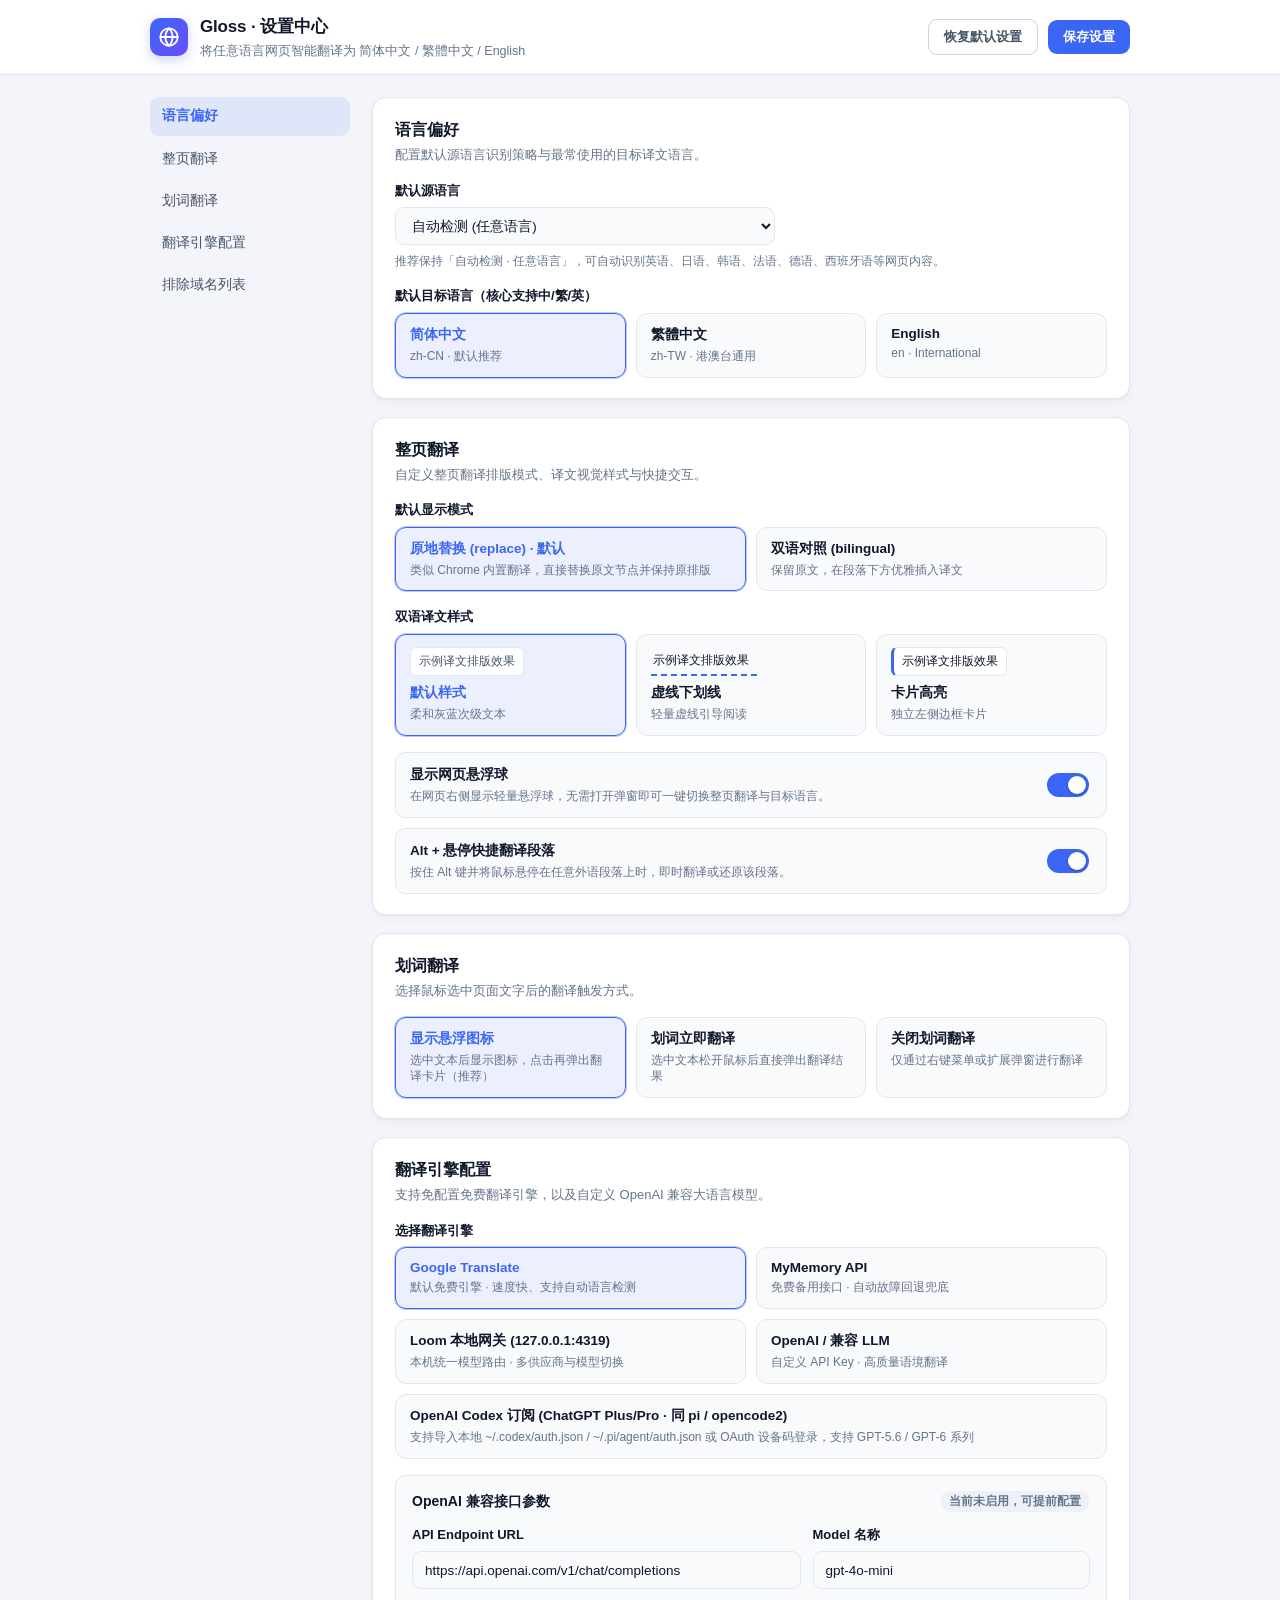
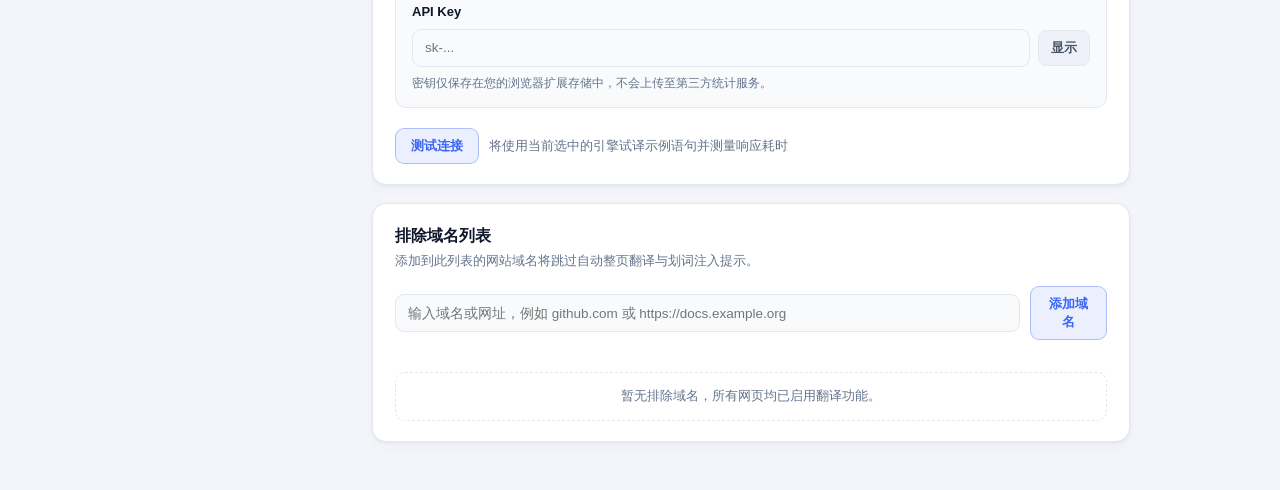
<file: src/options/options.html>
<!DOCTYPE html>
<html lang="zh-CN">
<head>
  <meta charset="UTF-8" />
  <meta name="viewport" content="width=device-width, initial-scale=1.0" />
  <title>Gloss 网页翻译 - 设置</title>
  <link rel="stylesheet" href="options.css" />
</head>
<body>
  <div class="options-page">
    <!-- Top Bar -->
    <header class="top-bar">
      <div class="top-bar-inner">
        <div class="brand">
          <span class="brand-logo" aria-hidden="true">
            <svg viewBox="0 0 24 24" width="22" height="22" fill="none" stroke="currentColor" stroke-width="2" stroke-linecap="round" stroke-linejoin="round">
              <circle cx="12" cy="12" r="9.5" />
              <path d="M2.8 12h18.4" />
              <path d="M12 2.5a13.5 13.5 0 0 1 0 19 13.5 13.5 0 0 1 0-19Z" />
            </svg>
          </span>
          <div>
            <h1>Gloss · 设置中心</h1>
            <p class="brand-desc">将任意语言网页智能翻译为 简体中文 / 繁體中文 / English</p>
          </div>
        </div>

        <div class="top-actions">
          <button type="button" id="resetSettingsBtn" class="btn-outline">恢复默认设置</button>
          <button type="button" id="saveAllBtn" class="btn-primary">保存设置</button>
        </div>
      </div>
    </header>

    <!-- Main Layout -->
    <div class="dashboard-layout">
      <aside class="side-nav" aria-label="设置分类导航">
        <a href="#sec-language" class="nav-link active">语言偏好</a>
        <a href="#sec-page" class="nav-link">整页翻译</a>
        <a href="#sec-selection" class="nav-link">划词翻译</a>
        <a href="#sec-engine" class="nav-link">翻译引擎配置</a>
        <a href="#sec-domains" class="nav-link">排除域名列表</a>
      </aside>

      <main class="sections-stack">
        <!-- 1. 语言偏好 -->
        <section id="sec-language" class="settings-card">
          <div class="card-header">
            <div>
              <h2>语言偏好</h2>
              <p>配置默认源语言识别策略与最常使用的目标译文语言。</p>
            </div>
          </div>

          <div class="field-block">
            <label for="optSourceLang" class="field-label">默认源语言</label>
            <select id="optSourceLang" class="input-control select-wide"></select>
            <p class="field-help">推荐保持「自动检测 · 任意语言」，可自动识别英语、日语、韩语、法语、德语、西班牙语等网页内容。</p>
          </div>

          <div class="field-block">
            <span class="field-label">默认目标语言（核心支持中/繁/英）</span>
            <div id="optTargetLangGroup" class="target-cards" role="radiogroup" aria-label="默认目标语言">
              <button type="button" class="choice-card active" data-target-lang="zh-CN" role="radio" aria-checked="true">
                <div class="choice-title">简体中文</div>
                <div class="choice-meta">zh-CN · 默认推荐</div>
              </button>
              <button type="button" class="choice-card" data-target-lang="zh-TW" role="radio" aria-checked="false">
                <div class="choice-title">繁體中文</div>
                <div class="choice-meta">zh-TW · 港澳台通用</div>
              </button>
              <button type="button" class="choice-card" data-target-lang="en" role="radio" aria-checked="false">
                <div class="choice-title">English</div>
                <div class="choice-meta">en · International</div>
              </button>
            </div>
          </div>
        </section>

        <!-- 2. 整页翻译 -->
        <section id="sec-page" class="settings-card">
          <div class="card-header">
            <div>
              <h2>整页翻译</h2>
              <p>自定义整页翻译排版模式、译文视觉样式与快捷交互。</p>
            </div>
          </div>

          <div class="field-block">
            <span class="field-label">默认显示模式</span>
            <div id="optDisplayModeGroup" class="option-grid-2" role="radiogroup" aria-label="默认显示模式">
              <button type="button" class="choice-card active" data-display-mode="replace" role="radio" aria-checked="true">
                <div class="choice-title">原地替换 (replace) · 默认</div>
                <div class="choice-meta">类似 Chrome 内置翻译，直接替换原文节点并保持原排版</div>
              </button>
              <button type="button" class="choice-card" data-display-mode="bilingual" role="radio" aria-checked="false">
                <div class="choice-title">双语对照 (bilingual)</div>
                <div class="choice-meta">保留原文，在段落下方优雅插入译文</div>
              </button>
            </div>
          </div>

          <div class="field-block">
            <span class="field-label">双语译文样式</span>
            <div id="optTranslationStyleGroup" class="option-grid-3" role="radiogroup" aria-label="译文显示样式">
              <button type="button" class="style-card active" data-translation-style="default" role="radio" aria-checked="true">
                <div class="style-preview preview-default">示例译文排版效果</div>
                <div class="choice-title">默认样式</div>
                <div class="choice-meta">柔和灰蓝次级文本</div>
              </button>
              <button type="button" class="style-card" data-translation-style="underline" role="radio" aria-checked="false">
                <div class="style-preview preview-underline">示例译文排版效果</div>
                <div class="choice-title">虚线下划线</div>
                <div class="choice-meta">轻量虚线引导阅读</div>
              </button>
              <button type="button" class="style-card" data-translation-style="card" role="radio" aria-checked="false">
                <div class="style-preview preview-card">示例译文排版效果</div>
                <div class="choice-title">卡片高亮</div>
                <div class="choice-meta">独立左侧边框卡片</div>
              </button>
            </div>
          </div>

          <div class="toggle-list">
            <label class="toggle-row" for="optShowFloatingBall">
              <div class="toggle-info">
                <span class="toggle-title">显示网页悬浮球</span>
                <span class="toggle-desc">在网页右侧显示轻量悬浮球，无需打开弹窗即可一键切换整页翻译与目标语言。</span>
              </div>
              <input type="checkbox" id="optShowFloatingBall" class="switch-input" />
            </label>

            <label class="toggle-row" for="optAltHoverTranslate">
              <div class="toggle-info">
                <span class="toggle-title">Alt + 悬停快捷翻译段落</span>
                <span class="toggle-desc">按住 Alt 键并将鼠标悬停在任意外语段落上时，即时翻译或还原该段落。</span>
              </div>
              <input type="checkbox" id="optAltHoverTranslate" class="switch-input" />
            </label>
          </div>
        </section>

        <!-- 3. 划词翻译 -->
        <section id="sec-selection" class="settings-card">
          <div class="card-header">
            <div>
              <h2>划词翻译</h2>
              <p>选择鼠标选中页面文字后的翻译触发方式。</p>
            </div>
          </div>

          <div id="optSelectionModeGroup" class="option-grid-3" role="radiogroup" aria-label="划词触发方式">
            <button type="button" class="choice-card active" data-selection-mode="icon" role="radio" aria-checked="true">
              <div class="choice-title">显示悬浮图标</div>
              <div class="choice-meta">选中文本后显示图标，点击再弹出翻译卡片（推荐）</div>
            </button>
            <button type="button" class="choice-card" data-selection-mode="instant" role="radio" aria-checked="false">
              <div class="choice-title">划词立即翻译</div>
              <div class="choice-meta">选中文本松开鼠标后直接弹出翻译结果</div>
            </button>
            <button type="button" class="choice-card" data-selection-mode="off" role="radio" aria-checked="false">
              <div class="choice-title">关闭划词翻译</div>
              <div class="choice-meta">仅通过右键菜单或扩展弹窗进行翻译</div>
            </button>
          </div>
        </section>

        <!-- 4. 翻译引擎配置 -->
        <section id="sec-engine" class="settings-card">
          <div class="card-header">
            <div>
              <h2>翻译引擎配置</h2>
              <p>支持免配置免费翻译引擎，以及自定义 OpenAI 兼容大语言模型。</p>
            </div>
          </div>

          <div class="field-block">
            <span class="field-label">选择翻译引擎</span>
            <div id="optEngineGroup" class="option-grid-2" role="radiogroup" aria-label="翻译引擎">
              <button type="button" class="choice-card active" data-engine="google-free" role="radio" aria-checked="true">
                <div class="choice-title">Google Translate</div>
                <div class="choice-meta">默认免费引擎 · 速度快、支持自动语言检测</div>
              </button>
              <button type="button" class="choice-card" data-engine="mymemory" role="radio" aria-checked="false">
                <div class="choice-title">MyMemory API</div>
                <div class="choice-meta">免费备用接口 · 自动故障回退兜底</div>
              </button>
              <button type="button" class="choice-card" data-engine="loom" role="radio" aria-checked="false">
                <div class="choice-title">Loom 本地网关 (127.0.0.1:4319)</div>
                <div class="choice-meta">本机统一模型路由 · 多供应商与模型切换</div>
              </button>
              <button type="button" class="choice-card" data-engine="openai" role="radio" aria-checked="false">
                <div class="choice-title">OpenAI / 兼容 LLM</div>
                <div class="choice-meta">自定义 API Key · 高质量语境翻译</div>
              </button>
              <button type="button" class="choice-card codex-choice-card" data-engine="codex" value="codex" role="radio" aria-checked="false">
                <div class="choice-title">OpenAI Codex 订阅 (ChatGPT Plus/Pro · 同 pi / opencode2)</div>
                <div class="choice-meta">支持导入本地 ~/.codex/auth.json / ~/.pi/agent/auth.json 或 OAuth 设备码登录，支持 GPT-5.6 / GPT-6 系列</div>
              </button>
            </div>
          </div>

          <div id="codexConfigCard" class="openai-panel codex-panel is-highlighted" hidden>
            <div class="panel-title-row">
              <h3>OpenAI Codex 订阅授权 (ChatGPT Plus / Pro)</h3>
              <span id="codexAuthStatus" class="panel-badge">未授权</span>
            </div>

            <div class="form-grid equal-grid">
              <div class="field-block">
                <label for="codexModel" class="field-label">Codex 模型 (Model)</label>
                <select id="codexModel" class="input-control"></select>
              </div>

              <div class="field-block">
                <label for="codexReasoningEffort" class="field-label">思考强度 (Reasoning Effort)</label>
                <select id="codexReasoningEffort" class="input-control">
                  <option value="low">low（低 · 响应最快，推荐翻译）</option>
                  <option value="medium">medium（中 · 均衡推理，适合总结）</option>
                  <option value="high">high（高 · 深度推理）</option>
                </select>
              </div>
            </div>

            <div class="codex-actions-bar">
              <button type="button" id="codexTestBtn" class="btn-secondary">测试 Codex 连接</button>
              <button type="button" id="codexClearAuthBtn" class="btn-outline btn-danger-outline">清除已保存凭证</button>
            </div>

            <div class="codex-method-box">
              <div class="codex-method-title">方式一：导入本地 <code>~/.codex/auth.json</code> 或 <code>~/.pi/agent/auth.json</code></div>
              <div class="codex-method-actions">
                <button type="button" id="codexImportFileBtn" class="btn-secondary">选择本地 auth.json 文件</button>
                <input type="file" id="codexAuthFileInput" accept=".json,application/json" hidden />
                <span class="field-help">Mac 快捷复制命令：<code>pbcopy &lt; ~/.codex/auth.json</code>（导入后自动解析并清空文本框，绝不回显 Token 原文）</span>
              </div>
              <textarea
                id="codexAuthJsonInput"
                class="input-control codex-json-input"
                rows="3"
                spellcheck="false"
                autocomplete="off"
                placeholder="粘贴 ~/.codex/auth.json、~/.pi/agent/auth.json 或 JWT Token..."
              ></textarea>
              <div class="codex-method-actions">
                <button type="button" id="codexParseJsonBtn" class="btn-outline">解析并导入文本凭证</button>
              </div>
            </div>

            <div class="codex-method-box">
              <div class="codex-method-title">方式二：OAuth 设备码登录 (Device Code · 无需本地文件)</div>
              <div class="codex-method-actions">
                <button type="button" id="codexDeviceLoginBtn" class="btn-secondary">OAuth 设备码登录 (Device Code)</button>
                <button type="button" id="codexDeviceCancelBtn" class="btn-inline" hidden>取消等待</button>
                <span class="field-help">使用 ChatGPT Plus / Pro 账号通过浏览器输入一次性授权码登录</span>
              </div>

              <div id="codexDeviceBox" class="codex-device-box" hidden>
                <div class="codex-device-row">
                  <span class="field-label">验证地址：</span>
                  <a id="codexDeviceVerifyLink" href="https://auth.openai.com/codex/device" target="_blank" rel="noopener noreferrer" class="codex-device-link">https://auth.openai.com/codex/device</a>
                </div>
                <div class="codex-device-row">
                  <span class="field-label">授权码：</span>
                  <code id="codexDeviceCodeText" class="codex-device-code">---- ----</code>
                  <button type="button" id="codexCopyCodeBtn" class="btn-inline">复制授权码</button>
                </div>
                <div id="codexDeviceStatusText" class="field-help">请在浏览器完成授权，系统正在自动轮询状态...</div>
              </div>
            </div>

            <div id="codexImportNotice" class="loom-notice" hidden></div>
          </div>

          <div id="loomConfigPanel" class="openai-panel is-highlighted" hidden>
            <div class="panel-title-row">
              <h3>Loom 本地网关配置</h3>
              <span id="loomSourceBadge" class="panel-badge is-active">预设供应商与模型</span>
            </div>

            <div class="form-grid">
              <div class="field-block">
                <label for="optLoomBaseUrl" class="field-label">网关地址 (Base URL)</label>
                <input
                  type="url"
                  id="optLoomBaseUrl"
                  class="input-control"
                  placeholder="http://127.0.0.1:4319/v1"
                />
              </div>

              <div class="field-block">
                <label for="optLoomApiKey" class="field-label">入口 Key (hub.key)</label>
                <div class="input-with-action">
                  <input
                    type="password"
                    id="optLoomApiKey"
                    class="input-control"
                    autocomplete="off"
                    placeholder="填写 hub.key 密钥"
                  />
                  <button type="button" id="toggleLoomKeyBtn" class="btn-inline">显示</button>
                </div>
                <p class="field-help">位于本机 <code>~/Library/Application Support/ModelHub/.local/hub.key</code></p>
              </div>
            </div>

            <div class="loom-refresh-bar">
              <button type="button" id="refreshLoomModelsBtn" class="btn-secondary">刷新供应商与模型</button>
              <span class="field-help">优先请求 <code>/v1/models</code> 实时列表；如网关返回 403 或未启动，自动回退本地预设。</span>
            </div>

            <div id="loomModelsNotice" class="loom-notice" hidden></div>

            <div class="form-grid equal-grid">
              <div class="field-block">
                <label for="optLoomProvider" class="field-label">选择供应商 (Provider)</label>
                <select id="optLoomProvider" class="input-control"></select>
              </div>

              <div class="field-block">
                <label for="optLoomModel" class="field-label">选择模型 (Model)</label>
                <select id="optLoomModel" class="input-control"></select>
              </div>
            </div>
          </div>

          <div id="openaiConfigPanel" class="openai-panel">
            <div class="panel-title-row">
              <h3>OpenAI 兼容接口参数</h3>
              <span id="openaiHintBadge" class="panel-badge">当前未启用，可提前配置</span>
            </div>

            <div class="form-grid">
              <div class="field-block">
                <label for="optApiUrl" class="field-label">API Endpoint URL</label>
                <input
                  type="url"
                  id="optApiUrl"
                  class="input-control"
                  placeholder="https://api.openai.com/v1/chat/completions"
                />
              </div>

              <div class="field-block">
                <label for="optModel" class="field-label">Model 名称</label>
                <input
                  type="text"
                  id="optModel"
                  class="input-control"
                  list="modelPresets"
                  placeholder="gpt-4o-mini"
                />
                <datalist id="modelPresets">
                  <option value="gpt-4o-mini"></option>
                  <option value="gpt-4o"></option>
                  <option value="gpt-4.1-mini"></option>
                  <option value="deepseek-chat"></option>
                  <option value="qwen-plus"></option>
                </datalist>
              </div>
            </div>

            <div class="field-block">
              <label for="optApiKey" class="field-label">API Key</label>
              <div class="input-with-action">
                <input
                  type="password"
                  id="optApiKey"
                  class="input-control"
                  autocomplete="off"
                  placeholder="sk-..."
                />
                <button type="button" id="toggleApiKeyBtn" class="btn-inline">显示</button>
              </div>
              <p class="field-help">密钥仅保存在您的浏览器扩展存储中，不会上传至第三方统计服务。</p>
            </div>
          </div>

          <div class="test-bar">
            <div class="test-controls">
              <button type="button" id="testEngineBtn" class="btn-secondary">测试连接</button>
              <span class="test-caption">将使用当前选中的引擎试译示例语句并测量响应耗时</span>
            </div>
            <div id="testResultBox" class="test-result" hidden>
              <div class="test-result-head">
                <span id="testStatusBadge" class="test-badge">成功</span>
                <span id="testLatencyText" class="test-latency"></span>
              </div>
              <div id="testOutputText" class="test-output"></div>
            </div>
          </div>
        </section>

        <!-- 5. 排除域名列表 -->
        <section id="sec-domains" class="settings-card">
          <div class="card-header">
            <div>
              <h2>排除域名列表</h2>
              <p>添加到此列表的网站域名将跳过自动整页翻译与划词注入提示。</p>
            </div>
          </div>

          <div class="domain-add-row">
            <input
              type="text"
              id="domainInput"
              class="input-control"
              placeholder="输入域名或网址，例如 github.com 或 https://docs.example.org"
              aria-label="新增排除域名"
            />
            <button type="button" id="addDomainBtn" class="btn-secondary">添加域名</button>
          </div>
          <div id="domainError" class="inline-error" hidden></div>

          <div id="domainList" class="domain-list"></div>
          <div id="domainEmpty" class="domain-empty">暂无排除域名，所有网页均已启用翻译功能。</div>
        </section>
      </main>
    </div>
  </div>

  <!-- Save Toast -->
  <div id="saveToast" class="save-toast" role="status" aria-live="polite" hidden>
    <svg viewBox="0 0 24 24" width="15" height="15" fill="none" stroke="currentColor" stroke-width="2.5" stroke-linecap="round" stroke-linejoin="round" aria-hidden="true">
      <polyline points="20 6 9 17 4 12" />
    </svg>
    <span id="saveToastText">已保存</span>
  </div>

  <script src="../shared/config.js"></script>
  <script src="options.js"></script>
</body>
</html>
</file>
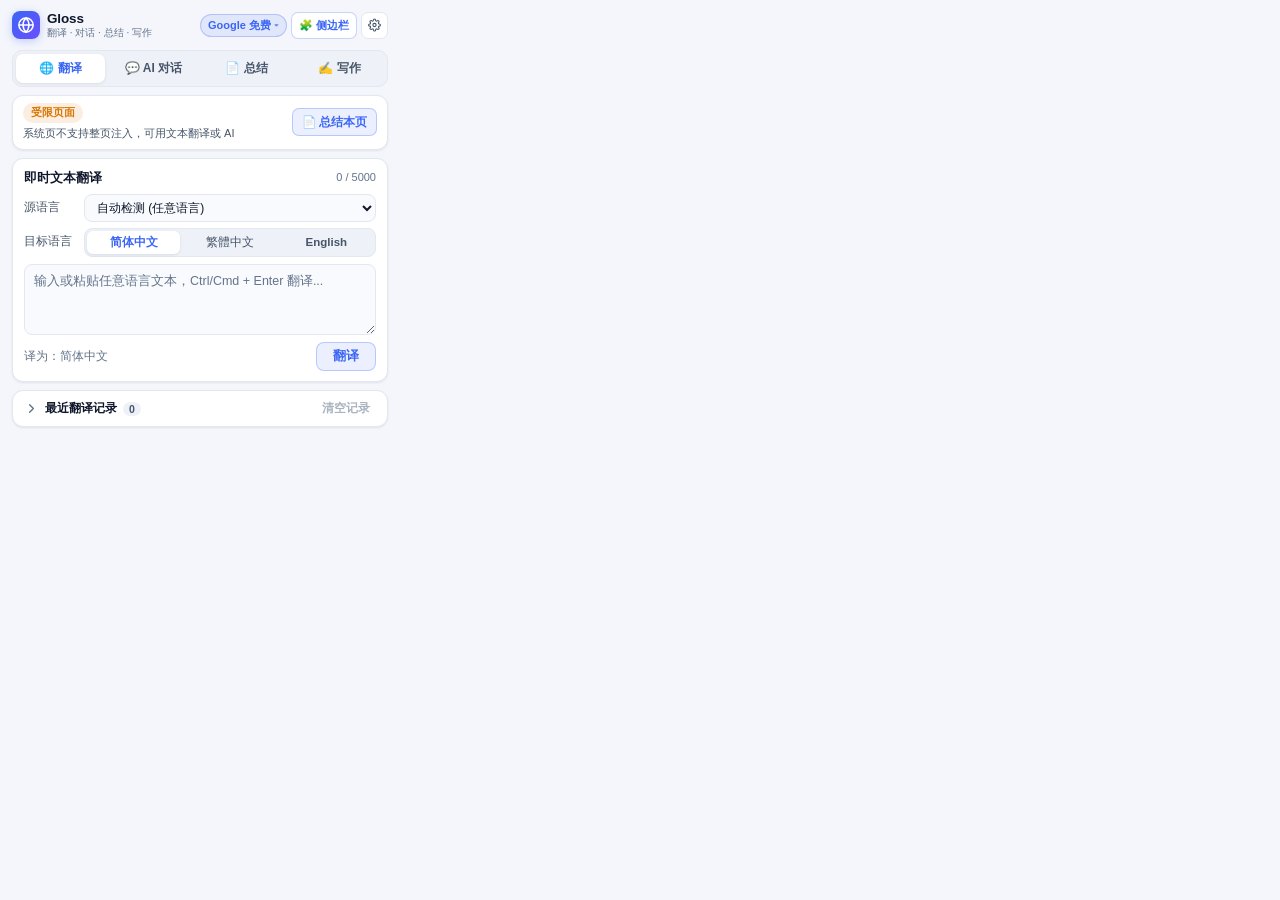
<file: src/popup/popup.html>
<!DOCTYPE html>
<html lang="zh-CN">
<head>
  <meta charset="UTF-8" />
  <meta name="viewport" content="width=device-width, initial-scale=1.0" />
  <title>Gloss · 网页翻译与 AI 助手</title>
  <link rel="stylesheet" href="popup.css" />
</head>
<body>
  <div class="popup-shell">
    <!-- Compact Header (Zero Truncation) -->
    <header class="app-header">
      <div class="brand">
        <span class="brand-logo" aria-hidden="true">
          <svg viewBox="0 0 24 24" width="18" height="18" fill="none" stroke="currentColor" stroke-width="2" stroke-linecap="round" stroke-linejoin="round">
            <circle cx="12" cy="12" r="9.5" />
            <path d="M2.8 12h18.4" />
            <path d="M12 2.5a13.5 13.5 0 0 1 0 19 13.5 13.5 0 0 1 0-19Z" />
          </svg>
        </span>
        <div class="brand-text">
          <h1>Gloss</h1>
          <span class="brand-sub">翻译 · 对话 · 总结 · 写作</span>
        </div>
      </div>

      <div class="header-actions">
        <button
          type="button"
          id="engineBadge"
          class="engine-badge"
          aria-expanded="false"
          aria-controls="engineConfigCard"
          title="点击展开或收起引擎与模型设置"
        >
          Google 免费
        </button>
        <button
          type="button"
          id="openSidebarBtn"
          class="header-sidebar-btn"
          title="打开 AI 侧边栏 / Chrome 原生 Side Panel (Alt+S)"
        >
          <span>🧩 侧边栏</span>
        </button>
        <button
          type="button"
          id="openOptionsBtn"
          class="icon-btn"
          title="打开设置页面"
          aria-label="打开设置页面"
        >
          <svg viewBox="0 0 24 24" width="16" height="16" fill="none" stroke="currentColor" stroke-width="2" stroke-linecap="round" stroke-linejoin="round" aria-hidden="true">
            <circle cx="12" cy="12" r="3" />
            <path d="M19.4 15a1.65 1.65 0 0 0 .33 1.82l.06.06a2 2 0 1 1-2.83 2.83l-.06-.06a1.65 1.65 0 0 0-1.82-.33 1.65 1.65 0 0 0-1 1.51V21a2 2 0 1 1-4 0v-.09a1.65 1.65 0 0 0-1-1.51 1.65 1.65 0 0 0-1.82.33l-.06.06a2 2 0 1 1-2.83-2.83l.06-.06a1.65 1.65 0 0 0 .33-1.82 1.65 1.65 0 0 0-1.51-1H3a2 2 0 1 1 0-4h.09a1.65 1.65 0 0 0 1.51-1 1.65 1.65 0 0 0-.33-1.82l-.06-.06a2 2 0 1 1 2.83-2.83l.06.06a1.65 1.65 0 0 0 1.82.33h.08a1.65 1.65 0 0 0 1-1.51V3a2 2 0 1 1 4 0v.09a1.65 1.65 0 0 0 1 1.51 1.65 1.65 0 0 0 1.82-.33l.06-.06a2 2 0 1 1 2.83 2.83l-.06.06a1.65 1.65 0 0 0-.33 1.82v.08a1.65 1.65 0 0 0 1.51 1H21a2 2 0 1 1 0 4h-.09a1.65 1.65 0 0 0-1.51 1Z" />
          </svg>
        </button>
      </div>
    </header>

    <!-- Top Sider 4-Tab Navigation -->
    <nav id="workspaceTabs" class="workspace-tabs" role="tablist" aria-label="Sider 工作区导航">
      <button type="button" id="tabBtnTranslate" class="workspace-tab active" role="tab" aria-selected="true" aria-controls="paneTranslate" data-workspace-tab="translate">
        🌐 翻译
      </button>
      <button type="button" id="tabBtnChat" class="workspace-tab" role="tab" aria-selected="false" aria-controls="paneChat" data-workspace-tab="chat">
        💬 AI 对话
      </button>
      <button type="button" id="tabBtnSummary" class="workspace-tab" role="tab" aria-selected="false" aria-controls="paneSummary" data-workspace-tab="summary">
        📄 总结
      </button>
      <button type="button" id="tabBtnWrite" class="workspace-tab" role="tab" aria-selected="false" aria-controls="paneWrite" data-workspace-tab="write">
        ✍️ 写作
      </button>
    </nav>

    <!-- Collapsible Engine & Loom Model Drawer (Shared Across All 4 Tabs) -->
    <section id="engineConfigCard" class="card engine-card" aria-labelledby="engineCardTitle" hidden>
      <div class="engine-row">
        <label for="popupEngineSelect" id="engineCardTitle" class="control-label">翻译/AI 引擎</label>
        <select id="popupEngineSelect" class="select-input select-compact" aria-label="选择翻译引擎">
          <option value="google-free">Google 免费翻译</option>
          <option value="mymemory">MyMemory 免费接口</option>
          <option value="loom">Loom 本地网关 (127.0.0.1:4319)</option>
          <option value="codex">OpenAI Codex 订阅 (ChatGPT Plus/Pro)</option>
          <option value="openai">OpenAI / 兼容 LLM</option>
        </select>
      </div>

      <div id="popupLoomRow" class="loom-quick-panel" hidden>
        <div class="loom-select-stack">
          <div class="loom-field-row">
            <label for="popupLoomProvider" class="mini-label">供应商</label>
            <select id="popupLoomProvider" class="select-input select-compact" aria-label="Loom 供应商"></select>
          </div>
          <div class="loom-field-row">
            <label for="popupLoomModel" class="mini-label">模型</label>
            <select id="popupLoomModel" class="select-input select-compact" aria-label="Loom 模型"></select>
          </div>
        </div>
        <div class="loom-meta-row">
          <span id="popupLoomHint" class="loom-hint">本地预设供应商与模型</span>
          <div class="loom-meta-actions">
            <button type="button" id="popupLoomRefreshBtn" class="text-btn" title="刷新 Loom 供应商与模型">刷新模型</button>
            <button type="button" id="drawerOptionsBtn" class="text-btn" title="前往设置页配置 API Key">配置密钥</button>
          </div>
        </div>
      </div>

      <div id="popupCodexRow" class="loom-quick-panel codex-quick-panel" hidden>
        <div class="loom-select-stack">
          <div class="loom-field-row">
            <label for="popupCodexModel" class="mini-label">模型</label>
            <select id="popupCodexModel" class="select-input select-compact" aria-label="Codex 订阅模型"></select>
          </div>
        </div>
        <div class="loom-meta-row">
          <span id="popupCodexHint" class="loom-hint">未导入凭证</span>
          <div class="loom-meta-actions">
            <button type="button" id="popupCodexImportBtn" class="text-btn" title="SidePanel 下可直接选择本地 auth.json，Popup 下跳转到设置页导入或登录">导入凭证 / 设置</button>
          </div>
        </div>
        <input type="file" id="popupCodexFileInput" accept=".json,application/json" hidden />
      </div>
    </section>

    <!-- Workspace Content -->
    <main class="workspace-body">
      <!-- TAB 1: Translate -->
      <section id="paneTranslate" class="workspace-pane" role="tabpanel" aria-labelledby="tabBtnTranslate">
        <!-- Compact Page Translation Control Card -->
        <section id="pageCard" class="card page-card" aria-labelledby="pageCardTitle">
          <div class="page-head-row">
            <div class="page-head-left">
              <h2 id="pageCardTitle">整页翻译</h2>
              <span id="pageStatusBadge" class="status-pill status-idle">未翻译</span>
            </div>
            <span id="pageRestrictedBar" class="page-restricted-bar" hidden>
              系统页不支持整页注入，可用文本翻译或 AI
            </span>
          </div>

          <div id="pageNotice" class="inline-notice" hidden></div>

          <div id="pageControlsBody" class="page-controls-body">
            <div class="control-row">
              <span class="control-label">目标语言</span>
              <div id="pageTargetLangGroup" class="segmented-group segmented-3" role="radiogroup" aria-label="整页翻译目标语言">
                <button type="button" class="seg-btn active" data-target-lang="zh-CN" aria-pressed="true">简体中文</button>
                <button type="button" class="seg-btn" data-target-lang="zh-TW" aria-pressed="false">繁體中文</button>
                <button type="button" class="seg-btn" data-target-lang="en" aria-pressed="false">English</button>
              </div>
            </div>
            <div class="control-row">
              <span class="control-label">显示模式</span>
              <div id="displayModeGroup" class="segmented-group segmented-2" role="group" aria-label="显示模式">
                <button type="button" class="seg-btn active" data-display-mode="replace" aria-pressed="true" title="类似 Chrome 内置翻译，保持原排版">原地替换</button>
                <button type="button" class="seg-btn" data-display-mode="bilingual" aria-pressed="false">双语对照</button>
              </div>
            </div>
          </div>

          <div class="page-actions-row">
            <button type="button" id="togglePageTranslateBtn" class="primary-cta">
              <svg class="cta-icon" viewBox="0 0 24 24" width="15" height="15" fill="none" stroke="currentColor" stroke-width="2.1" stroke-linecap="round" stroke-linejoin="round" aria-hidden="true">
                <path d="m5 8 6 6" />
                <path d="m4 14 6-6 2-3" />
                <path d="M2 5h12" />
                <path d="M7 2h1" />
                <path d="m22 22-5-10-5 10" />
                <path d="M14 18h6" />
              </svg>
              <span id="togglePageTranslateText">整页翻译</span>
              <kbd class="shortcut-chip" title="快捷键">Alt+T</kbd>
            </button>
            <button type="button" id="summarizePageBtn" class="ai-quick-btn ai-quick-btn-accent" title="一键总结当前网页">
              <span>📄 总结本页</span>
            </button>
          </div>
        </section>

        <!-- Instant Text Translator Card (Promoted Immediately on Restricted Pages) -->
        <section class="card instant-card" aria-labelledby="instantCardTitle">
          <div class="card-head">
            <h2 id="instantCardTitle">即时文本翻译</h2>
            <div class="head-meta">
              <span id="charCount" class="char-counter">0 / 5000</span>
              <button type="button" id="clearTextBtn" class="text-btn" hidden>清空</button>
            </div>
          </div>

          <div class="lang-pair-stack">
            <div class="control-row">
              <label for="sourceLangSelect" class="control-label">源语言</label>
              <select id="sourceLangSelect" class="select-input select-compact" aria-label="选择源语言"></select>
            </div>
            <div class="control-row">
              <span class="control-label">目标语言</span>
              <div id="targetLangGroup" class="segmented-group segmented-3" role="group" aria-label="目标语言">
                <button type="button" class="seg-btn active" data-target-lang="zh-CN" aria-pressed="true">简体中文</button>
                <button type="button" class="seg-btn" data-target-lang="zh-TW" aria-pressed="false">繁體中文</button>
                <button type="button" class="seg-btn" data-target-lang="en" aria-pressed="false">English</button>
              </div>
            </div>
          </div>

          <textarea
            id="quickInput"
            class="text-input"
            rows="3"
            maxlength="5000"
            placeholder="输入或粘贴任意语言文本，Ctrl/Cmd + Enter 翻译..."
            aria-label="待翻译文本"
          ></textarea>

          <div class="instant-actions">
            <span id="quickTargetLabel" class="target-hint">译为：简体中文</span>
            <button type="button" id="quickTranslateBtn" class="translate-btn">
              <span id="quickTranslateBtnText">翻译</span>
            </button>
          </div>

          <div id="quickResultBox" class="result-box" hidden>
            <div class="result-head">
              <div class="result-badges">
                <span id="detectedLangPill" class="detect-pill">自动检测</span>
                <span id="resultEnginePill" class="mini-engine-pill">Google</span>
              </div>
              <div class="result-tools">
                <button type="button" id="speakResultBtn" class="tool-btn" title="朗读译文">
                  <svg viewBox="0 0 24 24" width="13" height="13" fill="none" stroke="currentColor" stroke-width="2" stroke-linecap="round" stroke-linejoin="round" aria-hidden="true">
                    <polygon points="11 5 6 9 2 9 2 15 6 15 11 19 11 5" />
                    <path d="M15.54 8.46a5 5 0 0 1 0 7.07" />
                    <path d="M19.07 4.93a10 10 0 0 1 0 14.14" />
                  </svg>
                  <span id="speakResultText">朗读</span>
                </button>
                <button type="button" id="copyResultBtn" class="tool-btn" title="复制译文">
                  <svg viewBox="0 0 24 24" width="13" height="13" fill="none" stroke="currentColor" stroke-width="2" stroke-linecap="round" stroke-linejoin="round" aria-hidden="true">
                    <rect x="9" y="9" width="13" height="13" rx="2" ry="2" />
                    <path d="M5 15H4a2 2 0 0 1-2-2V4a2 2 0 0 1 2-2h9a2 2 0 0 1 2 2v1" />
                  </svg>
                  <span id="copyResultText">复制</span>
                </button>
              </div>
            </div>
            <div id="quickResultText" class="result-text"></div>
            <div id="quickErrorText" class="result-error" hidden></div>
          </div>
        </section>

        <!-- Recent History Section -->
        <section class="card history-card" aria-labelledby="historyToggleLabel">
          <div class="history-header">
            <button
              type="button"
              id="toggleHistoryBtn"
              class="history-toggle"
              aria-expanded="false"
              aria-controls="historyBody"
            >
              <svg class="chevron-icon" viewBox="0 0 24 24" width="15" height="15" fill="none" stroke="currentColor" stroke-width="2.2" stroke-linecap="round" stroke-linejoin="round" aria-hidden="true">
                <polyline points="9 18 15 12 9 6" />
              </svg>
              <span id="historyToggleLabel">最近翻译记录</span>
              <span id="historyCount" class="count-pill">0</span>
            </button>
            <button type="button" id="clearHistoryBtn" class="text-danger-btn" disabled>清空记录</button>
          </div>

          <div id="historyBody" class="history-body" hidden>
            <div id="historyList" class="history-list"></div>
            <div id="historyEmpty" class="history-empty">暂无翻译记录</div>
          </div>
        </section>
      </section>

      <!-- TAB 2: AI Chat (Always Available Even on Restricted Pages) -->
      <section id="paneChat" class="workspace-pane workspace-pane-chat" role="tabpanel" aria-labelledby="tabBtnChat" hidden>
        <div class="card ai-chat-card">
          <div class="chat-top-bar">
            <div class="chat-top-toggles">
              <label class="chat-context-toggle">
                <input type="checkbox" id="popupChatContextToggle" checked />
                <span id="popupChatContextLabel">📄 关联当前网页</span>
              </label>
              <label class="chat-context-toggle">
                <input type="checkbox" id="popupChatThinkingToggle" checked />
                <span>🧠 深度思考</span>
              </label>
              <span id="popupChatPageImgBadge" class="chat-page-img-badge" hidden></span>
            </div>
            <div class="chat-top-actions">
              <button type="button" id="popupChatHistoryBtn" class="text-btn" title="查询历史网页会话" aria-expanded="false">🕒 历史会话 <span id="popupChatHistoryCount" class="count-pill">0</span></button>
              <button type="button" id="popupChatNewBtn" class="text-btn" title="开启新对话">➕ 新对话</button>
              <button type="button" id="popupChatClearBtn" class="text-btn">清空对话</button>
            </div>
          </div>

          <div id="popupChatSessionBanner" class="chat-session-banner" hidden>
            <span id="popupChatSessionBannerText" class="chat-session-banner-text"></span>
            <a id="popupChatSessionOpenLink" class="chat-session-link" target="_blank" rel="noopener noreferrer" hidden>↗ 原网页</a>
            <button type="button" id="popupChatSessionExitBtn" class="chat-session-exit-btn">新对话</button>
          </div>

          <div id="popupChatHistoryPanel" class="chat-history-panel" hidden>
            <div class="chat-history-toolbar">
              <input
                type="search"
                id="popupChatHistorySearch"
                class="chat-history-search"
                placeholder="搜索历史网页标题、域名或对话内容..."
                aria-label="搜索历史网页会话"
              />
              <button type="button" id="popupChatHistoryClearAllBtn" class="text-danger-btn" disabled>清空历史</button>
            </div>
            <div id="popupChatHistoryList" class="chat-history-list"></div>
            <div id="popupChatHistoryEmpty" class="chat-history-empty">暂无历史网页会话</div>
          </div>

          <div id="popupChatQuoteWrap" class="chat-quote-box" hidden>
            <span class="chat-quote-tag">引用</span>
            <span id="popupChatQuoteText" class="chat-quote-text"></span>
            <button type="button" id="popupChatQuoteClearBtn" class="chat-quote-clear" title="移除引用">×</button>
          </div>

          <div id="popupChatChips" class="chat-chips-row">
            <button type="button" class="chat-chip" data-chat-task="summarize_page">📝 总结本页</button>
            <button type="button" class="chat-chip" data-chat-task="key_takeaways">💡 核心要点</button>
            <button type="button" class="chat-chip" data-chat-task="page_qa">❓ 生成问答</button>
            <button type="button" class="chat-chip" data-chat-task="explain">🔍 解释概念</button>
          </div>

          <div id="popupChatList" class="popup-chat-list"></div>

          <div id="popupChatImageStrip" class="chat-image-strip" hidden></div>
          <input type="file" id="popupChatImageInput" accept="image/*" multiple hidden />

          <div class="chat-composer">
            <button
              type="button"
              id="popupChatImageBtn"
              class="chat-image-btn"
              title="上传图片（支持 PNG/JPG/WebP，也可直接 Ctrl/Cmd+V 粘贴截图；侧边栏内选图不会自动关闭窗口）"
            >🖼️ 传图</button>
            <textarea
              id="popupChatInput"
              class="chat-input"
              rows="2"
              placeholder="向 AI 提问或 Ctrl/Cmd+V 粘贴截图，Enter 发送..."
              aria-label="AI 对话输入框"
            ></textarea>
            <button type="button" id="popupChatSendBtn" class="chat-send-btn">发送</button>
          </div>
        </div>
      </section>

      <!-- TAB 3: Summary -->
      <section id="paneSummary" class="workspace-pane" role="tabpanel" aria-labelledby="tabBtnSummary" hidden>
        <section class="card summary-card">
          <div class="summary-meta-bar">
            <div class="summary-meta-text">
              <div id="popupSummaryPageTitle" class="summary-page-title">当前网页</div>
              <div id="popupSummarySourceMeta" class="summary-source-meta">准备提取当前页面正文</div>
            </div>
            <button type="button" id="popupSummaryRefreshBtn" class="tool-btn">↻ 刷新</button>
          </div>

          <div class="summary-actions-grid">
            <button type="button" id="popupSummaryRunBtn" class="summary-action-btn summary-action-primary" data-summary-task="summarize_page">
              ⚡ 一键总结当前网页
            </button>
            <button type="button" id="popupSummaryTakeawaysBtn" class="summary-action-btn" data-summary-task="key_takeaways">
              📌 提炼核心要点
            </button>
            <button type="button" id="popupSummaryQaBtn" class="summary-action-btn" data-summary-task="page_qa">
              ❓ 生成关键问答
            </button>
          </div>

          <div class="summary-custom-wrap">
            <label for="popupSummaryCustomInput" class="mini-label">自定义正文（受限页面或任意粘贴文本时优先使用）</label>
            <textarea
              id="popupSummaryCustomInput"
              class="text-input summary-custom-input"
              rows="3"
              placeholder="在受限系统页或需要分析任意文章时，可在此粘贴文本..."
              aria-label="自定义总结正文"
            ></textarea>
          </div>

          <div id="popupSummaryResult" class="ai-result-panel">
            点击上方按钮，AI 将生成结构化摘要、核心要点或关键问答。
          </div>

          <div class="pane-footer-actions">
            <button type="button" id="popupSummaryCopyBtn" class="tool-btn" disabled>复制摘要</button>
            <button type="button" id="popupSummaryFollowupBtn" class="followup-btn" disabled>💬 基于摘要继续追问</button>
          </div>
        </section>
      </section>

      <!-- TAB 4: Writing Assistant -->
      <section id="paneWrite" class="workspace-pane" role="tabpanel" aria-labelledby="tabBtnWrite" hidden>
        <section class="card write-card">
          <div class="card-head">
            <h2>✍️ AI 写作与改写助手</h2>
            <button type="button" id="popupWriteClearBtn" class="text-btn" hidden>清空</button>
          </div>

          <textarea
            id="popupWriteInput"
            class="text-input"
            rows="4"
            placeholder="输入或粘贴需要润色、精简、扩写、纠错或翻译的文本..."
            aria-label="AI 写作原文本"
          ></textarea>

          <div id="popupWriteActions" class="write-actions-grid">
            <button type="button" class="write-action-btn" data-write-task="polish">✨ 专业润色</button>
            <button type="button" class="write-action-btn" data-write-task="shorten">📏 精简缩写</button>
            <button type="button" class="write-action-btn" data-write-task="expand">🚀 扩写丰富</button>
            <button type="button" class="write-action-btn" data-write-task="grammar">🔧 语法纠错</button>
            <button type="button" class="write-action-btn" data-write-task="translate_en">🇺🇸 译为英文</button>
            <button type="button" class="write-action-btn" data-write-task="translate_zh">🇨🇳 译为中文</button>
          </div>

          <div id="popupWriteResult" class="ai-result-panel">
            选择上方加工方式，AI 将立即生成优化后的文本。
          </div>

          <div class="pane-footer-actions">
            <span id="popupWriteEngineMeta" class="mini-engine-pill"></span>
            <button type="button" id="popupWriteCopyBtn" class="followup-btn" disabled>复制结果</button>
          </div>
        </section>
      </section>
    </main>
  </div>

  <script src="../shared/config.js"></script>
  <script src="popup.js"></script>
</body>
</html>
</file>
<file: src/options/options.css>
:root {
  --bg-canvas: #f3f5fa;
  --bg-card: #ffffff;
  --bg-subtle: #eef2f8;
  --bg-input: #f8fafc;
  --border-color: #e2e8f0;
  --border-strong: #cbd5e1;
  --text-primary: #0f172a;
  --text-secondary: #475569;
  --text-muted: #64748b;
  --accent: #3b66f5;
  --accent-hover: #2d55de;
  --accent-soft: rgba(59, 102, 245, 0.1);
  --accent-border: rgba(59, 102, 245, 0.35);
  --success: #0f9d58;
  --success-soft: rgba(15, 157, 88, 0.12);
  --warning: #b45309;
  --warning-soft: rgba(217, 119, 6, 0.12);
  --danger: #dc2626;
  --danger-soft: rgba(220, 38, 38, 0.1);
  --shadow-card: 0 1px 3px rgba(15, 23, 42, 0.05), 0 4px 12px rgba(15, 23, 42, 0.03);
  --font-sans: -apple-system, BlinkMacSystemFont, "Segoe UI", "PingFang SC", "Hiragino Sans GB", "Microsoft YaHei", sans-serif;
}

@media (prefers-color-scheme: dark) {
  :root {
    --bg-canvas: #0d1117;
    --bg-card: #161b22;
    --bg-subtle: #21262d;
    --bg-input: #0d1117;
    --border-color: #2b333e;
    --border-strong: #3d4756;
    --text-primary: #f0f6fc;
    --text-secondary: #b1bac4;
    --text-muted: #8b949e;
    --accent: #5882ff;
    --accent-hover: #7095ff;
    --accent-soft: rgba(88, 130, 255, 0.16);
    --accent-border: rgba(88, 130, 255, 0.42);
    --success: #3fb950;
    --success-soft: rgba(63, 185, 80, 0.16);
    --warning: #f0a732;
    --warning-soft: rgba(240, 167, 50, 0.16);
    --danger: #f85149;
    --danger-soft: rgba(248, 81, 73, 0.16);
    --shadow-card: 0 2px 8px rgba(0, 0, 0, 0.35);
  }
}

*,
*::before,
*::after {
  box-sizing: border-box;
}

[hidden] {
  display: none !important;
}

html {
  scroll-behavior: smooth;
}

body {
  margin: 0;
  padding: 0;
  background: var(--bg-canvas);
  color: var(--text-primary);
  font-family: var(--font-sans);
  font-size: 14px;
  line-height: 1.5;
  -webkit-font-smoothing: antialiased;
}

button,
input,
select {
  font-family: inherit;
  font-size: inherit;
  color: inherit;
}

button {
  cursor: pointer;
}

button:focus-visible,
input:focus-visible,
select:focus-visible,
a:focus-visible {
  outline: 2px solid var(--accent);
  outline-offset: 2px;
}

.options-page {
  min-height: 100vh;
  display: flex;
  flex-direction: column;
}

/* Top Bar */
.top-bar {
  position: sticky;
  top: 0;
  z-index: 20;
  background: var(--bg-card);
  border-bottom: 1px solid var(--border-color);
  backdrop-filter: blur(8px);
}

.top-bar-inner {
  max-width: 1020px;
  margin: 0 auto;
  padding: 14px 20px;
  display: flex;
  align-items: center;
  justify-content: space-between;
  gap: 16px;
}

.brand {
  display: flex;
  align-items: center;
  gap: 12px;
}

.brand-logo {
  width: 38px;
  height: 38px;
  border-radius: 10px;
  background: linear-gradient(135deg, var(--accent), #6b4eff);
  color: #ffffff;
  display: inline-flex;
  align-items: center;
  justify-content: center;
  flex-shrink: 0;
  box-shadow: 0 4px 12px rgba(59, 102, 245, 0.25);
}

.brand h1 {
  margin: 0;
  font-size: 17px;
  font-weight: 700;
  letter-spacing: -0.01em;
}

.brand-desc {
  margin: 2px 0 0;
  font-size: 12.5px;
  color: var(--text-muted);
}

.top-actions {
  display: flex;
  align-items: center;
  gap: 10px;
  flex-shrink: 0;
}

.btn-primary,
.btn-secondary,
.btn-outline,
.btn-inline {
  border-radius: 9px;
  font-size: 13px;
  font-weight: 600;
  padding: 8px 15px;
  transition: background 0.15s ease, border-color 0.15s ease, filter 0.15s ease;
}

.btn-primary {
  border: none;
  background: var(--accent);
  color: #ffffff;
}

.btn-primary:hover {
  background: var(--accent-hover);
}

.btn-secondary {
  border: 1px solid var(--accent-border);
  background: var(--accent-soft);
  color: var(--accent);
}

.btn-secondary:hover:not(:disabled) {
  background: var(--accent);
  color: #ffffff;
}

.btn-secondary:disabled {
  opacity: 0.6;
  cursor: not-allowed;
}

.btn-outline {
  border: 1px solid var(--border-strong);
  background: var(--bg-card);
  color: var(--text-secondary);
}

.btn-outline:hover {
  background: var(--bg-subtle);
  color: var(--text-primary);
}

.btn-inline {
  border: 1px solid var(--border-color);
  background: var(--bg-subtle);
  color: var(--text-secondary);
  padding: 8px 12px;
  flex-shrink: 0;
}

.btn-inline:hover {
  color: var(--text-primary);
  border-color: var(--border-strong);
}

/* Dashboard Layout */
.dashboard-layout {
  width: 100%;
  max-width: 1020px;
  margin: 22px auto 48px;
  padding: 0 20px;
  display: grid;
  grid-template-columns: 200px minmax(0, 1fr);
  gap: 22px;
  align-items: start;
}

.side-nav {
  position: sticky;
  top: 88px;
  display: flex;
  flex-direction: column;
  gap: 4px;
}

.nav-link {
  text-decoration: none;
  color: var(--text-secondary);
  font-size: 13.5px;
  font-weight: 550;
  padding: 9px 12px;
  border-radius: 9px;
  transition: background 0.15s ease, color 0.15s ease;
}

.nav-link:hover {
  background: var(--bg-subtle);
  color: var(--text-primary);
}

.nav-link.active {
  background: var(--accent-soft);
  color: var(--accent);
  font-weight: 650;
}

.sections-stack {
  display: flex;
  flex-direction: column;
  gap: 18px;
}

.settings-card {
  background: var(--bg-card);
  border: 1px solid var(--border-color);
  border-radius: 14px;
  padding: 20px 22px;
  box-shadow: var(--shadow-card);
  display: flex;
  flex-direction: column;
  gap: 16px;
  scroll-margin-top: 86px;
}

.card-header h2 {
  margin: 0;
  font-size: 16px;
  font-weight: 700;
}

.card-header p {
  margin: 3px 0 0;
  font-size: 13px;
  color: var(--text-muted);
}

.field-block {
  display: flex;
  flex-direction: column;
  gap: 7px;
}

.field-label {
  font-size: 13px;
  font-weight: 650;
  color: var(--text-primary);
}

.field-help {
  margin: 0;
  font-size: 12px;
  color: var(--text-muted);
}

.input-control {
  width: 100%;
  height: 38px;
  padding: 0 12px;
  border-radius: 9px;
  border: 1px solid var(--border-color);
  background: var(--bg-input);
  color: var(--text-primary);
  font-size: 13.5px;
  transition: border-color 0.15s ease;
}

.input-control:hover {
  border-color: var(--border-strong);
}

.input-control:focus {
  border-color: var(--accent);
  outline: none;
}

.select-wide {
  max-width: 380px;
}

/* Radio Choice Cards */
.target-cards,
.option-grid-3 {
  display: grid;
  grid-template-columns: repeat(3, minmax(0, 1fr));
  gap: 10px;
}

.option-grid-2 {
  display: grid;
  grid-template-columns: repeat(2, minmax(0, 1fr));
  gap: 10px;
}

.choice-card,
.style-card {
  text-align: left;
  padding: 12px 14px;
  border-radius: 11px;
  border: 1.5px solid var(--border-color);
  background: var(--bg-input);
  display: flex;
  flex-direction: column;
  gap: 4px;
  transition: border-color 0.15s ease, background 0.15s ease, box-shadow 0.15s ease;
}

.choice-card:hover,
.style-card:hover {
  border-color: var(--border-strong);
}

.choice-card.active,
.style-card.active {
  border-color: var(--accent);
  background: var(--accent-soft);
  box-shadow: 0 0 0 1px var(--accent-border);
}

.choice-title {
  font-size: 13.5px;
  font-weight: 650;
  color: var(--text-primary);
}

.choice-card.active .choice-title,
.style-card.active .choice-title {
  color: var(--accent);
}

.choice-meta {
  font-size: 12px;
  color: var(--text-muted);
  line-height: 1.4;
}

/* Translation style mini previews */
.style-preview {
  font-size: 12px;
  padding: 5px 8px;
  margin-bottom: 4px;
  border-radius: 6px;
}

.preview-default {
  color: var(--text-secondary);
  background: var(--bg-card);
  border: 1px solid var(--border-color);
}

.preview-underline {
  color: var(--text-primary);
  border-bottom: 2px dashed var(--accent);
  border-radius: 0;
  padding-left: 2px;
}

.preview-card {
  color: var(--text-primary);
  background: var(--bg-card);
  border: 1px solid var(--border-color);
  border-left: 3px solid var(--accent);
}

/* Toggle Switches */
.toggle-list {
  display: flex;
  flex-direction: column;
  gap: 10px;
}

.toggle-row {
  display: flex;
  align-items: center;
  justify-content: space-between;
  gap: 16px;
  padding: 12px 14px;
  border-radius: 10px;
  border: 1px solid var(--border-color);
  background: var(--bg-input);
  cursor: pointer;
}

.toggle-info {
  display: flex;
  flex-direction: column;
  gap: 2px;
}

.toggle-title {
  font-size: 13.5px;
  font-weight: 650;
}

.toggle-desc {
  font-size: 12px;
  color: var(--text-muted);
}

.switch-input {
  appearance: none;
  -webkit-appearance: none;
  width: 42px;
  height: 24px;
  border-radius: 999px;
  background: var(--border-strong);
  position: relative;
  flex-shrink: 0;
  cursor: pointer;
  transition: background 0.18s ease;
}

.switch-input::after {
  content: '';
  position: absolute;
  top: 3px;
  left: 3px;
  width: 18px;
  height: 18px;
  border-radius: 50%;
  background: #ffffff;
  box-shadow: 0 1px 3px rgba(0, 0, 0, 0.25);
  transition: transform 0.18s ease;
}

.switch-input:checked {
  background: var(--accent);
}

.switch-input:checked::after {
  transform: translateX(18px);
}

/* OpenAI Panel */
.openai-panel {
  border: 1px solid var(--border-color);
  background: var(--bg-input);
  border-radius: 11px;
  padding: 15px 16px;
  display: flex;
  flex-direction: column;
  gap: 13px;
  transition: border-color 0.15s ease;
}

.openai-panel.is-highlighted {
  border-color: var(--accent-border);
}

.panel-title-row {
  display: flex;
  align-items: center;
  justify-content: space-between;
  gap: 8px;
}

.panel-title-row h3 {
  margin: 0;
  font-size: 14px;
  font-weight: 650;
}

.panel-badge {
  font-size: 11.5px;
  font-weight: 600;
  padding: 2px 9px;
  border-radius: 999px;
  background: var(--bg-subtle);
  color: var(--text-muted);
}

.panel-badge.is-active {
  background: var(--accent-soft);
  color: var(--accent);
}

.form-grid {
  display: grid;
  grid-template-columns: 1.4fr 1fr;
  gap: 12px;
}

.form-grid.equal-grid {
  grid-template-columns: 1fr 1fr;
}

.field-help code {
  font-family: ui-monospace, SFMono-Regular, Menlo, Monaco, Consolas, monospace;
  font-size: 11.5px;
  padding: 1px 5px;
  border-radius: 4px;
  background: var(--bg-subtle);
  color: var(--text-primary);
}

.loom-refresh-bar {
  display: flex;
  align-items: center;
  flex-wrap: wrap;
  gap: 10px;
}

.loom-notice {
  border-radius: 9px;
  padding: 9px 12px;
  font-size: 12.5px;
  line-height: 1.45;
  border: 1px solid var(--border-color);
  background: var(--bg-card);
  color: var(--text-secondary);
}

.loom-notice.is-warn {
  border-color: rgba(217, 119, 6, 0.35);
  background: var(--warning-soft);
  color: var(--warning);
}

.loom-notice.is-success {
  border-color: rgba(15, 157, 88, 0.35);
  background: var(--success-soft);
  color: var(--success);
}

.input-with-action {
  display: flex;
  align-items: center;
  gap: 8px;
}

/* Codex Subscription Panel */
.codex-choice-card {
  grid-column: 1 / -1;
}

.codex-actions-bar {
  display: flex;
  align-items: center;
  flex-wrap: wrap;
  gap: 10px;
}

.btn-danger-outline {
  color: var(--danger);
  border-color: rgba(220, 38, 38, 0.35);
}

.btn-danger-outline:hover:not(:disabled) {
  background: var(--danger-soft);
  border-color: var(--danger);
  color: var(--danger);
}

.codex-method-box {
  display: flex;
  flex-direction: column;
  gap: 9px;
  padding: 12px 13px;
  border-radius: 10px;
  border: 1px solid var(--border-color);
  background: var(--bg-card);
}

.codex-method-title {
  font-size: 13px;
  font-weight: 650;
  color: var(--text-primary);
}

.codex-method-title code {
  font-family: ui-monospace, SFMono-Regular, Menlo, Monaco, Consolas, monospace;
  font-size: 11.5px;
  padding: 1px 5px;
  border-radius: 4px;
  background: var(--bg-subtle);
}

.codex-method-actions {
  display: flex;
  align-items: center;
  flex-wrap: wrap;
  gap: 10px;
}

.codex-json-input {
  height: auto;
  min-height: 76px;
  padding: 9px 11px;
  font-family: ui-monospace, SFMono-Regular, Menlo, Monaco, Consolas, monospace;
  font-size: 12px;
  line-height: 1.45;
  resize: vertical;
}

.codex-device-box {
  display: flex;
  flex-direction: column;
  gap: 8px;
  padding: 11px 13px;
  border-radius: 9px;
  border: 1px solid var(--accent-border);
  background: var(--accent-soft);
}

.codex-device-row {
  display: flex;
  align-items: center;
  flex-wrap: wrap;
  gap: 8px;
}

.codex-device-link {
  color: var(--accent);
  font-weight: 600;
  word-break: break-all;
}

.codex-device-code {
  font-family: ui-monospace, SFMono-Regular, Menlo, Monaco, Consolas, monospace;
  font-size: 16px;
  font-weight: 750;
  letter-spacing: 0.08em;
  padding: 4px 10px;
  border-radius: 7px;
  border: 1px solid var(--border-strong);
  background: var(--bg-card);
  color: var(--text-primary);
}

.panel-badge.is-warn {
  background: var(--warning-soft);
  color: var(--warning);
}

/* Engine Test Area */
.test-bar {
  display: flex;
  flex-direction: column;
  gap: 10px;
  padding-top: 4px;
}

.test-controls {
  display: flex;
  align-items: center;
  flex-wrap: wrap;
  gap: 10px;
}

.test-caption {
  font-size: 12.5px;
  color: var(--text-muted);
}

.test-result {
  border-radius: 10px;
  padding: 11px 13px;
  border: 1px solid var(--border-color);
  background: var(--bg-input);
  display: flex;
  flex-direction: column;
  gap: 6px;
}

.test-result.is-success {
  border-color: rgba(15, 157, 88, 0.35);
  background: var(--success-soft);
}

.test-result.is-error {
  border-color: rgba(220, 38, 38, 0.35);
  background: var(--danger-soft);
}

.test-result-head {
  display: flex;
  align-items: center;
  justify-content: space-between;
  gap: 8px;
}

.test-badge {
  font-size: 12px;
  font-weight: 700;
}

.test-result.is-success .test-badge {
  color: var(--success);
}

.test-result.is-error .test-badge {
  color: var(--danger);
}

.test-latency {
  font-size: 12px;
  color: var(--text-secondary);
  font-variant-numeric: tabular-nums;
}

.test-output {
  font-size: 13px;
  color: var(--text-primary);
  word-break: break-word;
}

/* Domain Exclusion */
.domain-add-row {
  display: flex;
  align-items: center;
  gap: 10px;
}

.inline-error {
  font-size: 12.5px;
  color: var(--danger);
}

.domain-list {
  display: flex;
  flex-wrap: wrap;
  gap: 8px;
}

.domain-chip {
  display: inline-flex;
  align-items: center;
  gap: 8px;
  padding: 6px 10px;
  border-radius: 999px;
  border: 1px solid var(--border-color);
  background: var(--bg-subtle);
  font-size: 12.5px;
  font-weight: 550;
}

.domain-remove-btn {
  border: none;
  background: transparent;
  color: var(--text-muted);
  font-size: 15px;
  line-height: 1;
  padding: 0 2px;
  border-radius: 50%;
}

.domain-remove-btn:hover {
  color: var(--danger);
}

.domain-empty {
  padding: 14px;
  border-radius: 10px;
  border: 1px dashed var(--border-color);
  text-align: center;
  font-size: 12.5px;
  color: var(--text-muted);
}

/* Save Toast */
.save-toast {
  position: fixed;
  right: 24px;
  bottom: 24px;
  z-index: 50;
  display: inline-flex;
  align-items: center;
  gap: 7px;
  padding: 10px 16px;
  border-radius: 10px;
  background: #0f172a;
  color: #ffffff;
  font-size: 13px;
  font-weight: 600;
  box-shadow: 0 8px 24px rgba(15, 23, 42, 0.25);
}

@media (prefers-color-scheme: dark) {
  .save-toast {
    background: #238636;
  }
}

.save-toast.is-error {
  background: var(--danger);
  color: #ffffff;
}

/* Responsive */
@media (max-width: 820px) {
  .dashboard-layout {
    grid-template-columns: 1fr;
    gap: 14px;
  }

  .side-nav {
    position: static;
    flex-direction: row;
    flex-wrap: wrap;
    gap: 6px;
  }

  .target-cards,
  .option-grid-3,
  .option-grid-2,
  .form-grid,
  .form-grid.equal-grid {
    grid-template-columns: 1fr;
  }

  .top-bar-inner {
    flex-direction: column;
    align-items: flex-start;
  }

  .domain-add-row {
    flex-direction: column;
    align-items: stretch;
  }
}
</file>
<file: src/popup/popup.css>
:root {
  --bg-canvas: #f4f6fb;
  --bg-card: #ffffff;
  --bg-subtle: #eef2f8;
  --bg-input: #f8fafd;
  --bg-result: #f5f8ff;
  --border-color: #e2e8f0;
  --border-strong: #cbd5e1;
  --text-primary: #0f172a;
  --text-secondary: #475569;
  --text-muted: #64748b;
  --accent: #3b66f5;
  --accent-hover: #2f54eb;
  --accent-soft: rgba(59, 102, 245, 0.1);
  --accent-border: rgba(59, 102, 245, 0.28);
  --success: #0f9d58;
  --success-soft: rgba(15, 157, 88, 0.12);
  --warning: #d97706;
  --warning-soft: rgba(217, 119, 6, 0.12);
  --danger: #dc2626;
  --danger-soft: rgba(220, 38, 38, 0.1);
  --shadow-card: 0 1px 3px rgba(15, 23, 42, 0.05), 0 1px 2px rgba(15, 23, 42, 0.03);
  --radius-card: 11px;
  --radius-sm: 8px;
  --font-sans: -apple-system, BlinkMacSystemFont, "Segoe UI", "PingFang SC", "Hiragino Sans GB", "Microsoft YaHei", sans-serif;
}

@media (prefers-color-scheme: dark) {
  :root {
    --bg-canvas: #0d1117;
    --bg-card: #161b22;
    --bg-subtle: #21262d;
    --bg-input: #0d1117;
    --bg-result: #131c2e;
    --border-color: #2b333e;
    --border-strong: #3c4654;
    --text-primary: #f0f6fc;
    --text-secondary: #b1bac4;
    --text-muted: #8b949e;
    --accent: #5882ff;
    --accent-hover: #6e94ff;
    --accent-soft: rgba(88, 130, 255, 0.16);
    --accent-border: rgba(88, 130, 255, 0.36);
    --success: #3fb950;
    --success-soft: rgba(63, 185, 80, 0.15);
    --warning: #f0a732;
    --warning-soft: rgba(240, 167, 50, 0.15);
    --danger: #f85149;
    --danger-soft: rgba(248, 81, 73, 0.16);
    --shadow-card: 0 1px 4px rgba(0, 0, 0, 0.35);
  }
}

*,
*::before,
*::after {
  box-sizing: border-box;
}

[hidden] {
  display: none !important;
}

html,
body {
  margin: 0;
  padding: 0;
  width: 400px;
  min-width: 400px;
  max-width: 400px;
  background: var(--bg-canvas);
  color: var(--text-primary);
  font-family: var(--font-sans);
  font-size: 13px;
  line-height: 1.45;
  -webkit-font-smoothing: antialiased;
}

html.is-sidepanel,
html.is-sidepanel body {
  width: 100%;
  min-width: 0;
  max-width: none;
  height: 100vh;
  overflow: hidden;
}

button,
select,
textarea,
input {
  font-family: inherit;
  font-size: inherit;
  color: inherit;
}

button {
  cursor: pointer;
}

button:focus-visible,
select:focus-visible,
textarea:focus-visible {
  outline: 2px solid var(--accent);
  outline-offset: 1px;
}

.popup-shell {
  display: flex;
  flex-direction: column;
  padding: 10px 12px 12px;
  gap: 8px;
}

html.is-sidepanel .popup-shell {
  height: 100vh;
  overflow: hidden;
}

html.is-sidepanel #openSidebarBtn {
  display: none;
}

/* Header */
.app-header {
  display: flex;
  align-items: center;
  justify-content: space-between;
  gap: 6px;
  padding: 1px 0 2px;
}

.brand {
  display: flex;
  align-items: center;
  gap: 7px;
  min-width: 0;
  flex-shrink: 0;
}

.brand-logo {
  width: 28px;
  height: 28px;
  border-radius: 8px;
  background: linear-gradient(135deg, var(--accent), #6b4eff);
  color: #ffffff;
  display: inline-flex;
  align-items: center;
  justify-content: center;
  flex-shrink: 0;
  box-shadow: 0 2px 8px rgba(59, 102, 245, 0.28);
}

.brand-text {
  display: flex;
  flex-direction: column;
  min-width: 0;
}

.brand-text h1 {
  margin: 0;
  font-size: 13.5px;
  font-weight: 700;
  letter-spacing: -0.01em;
  line-height: 1.2;
  white-space: nowrap;
}

.brand-sub {
  font-size: 10px;
  line-height: 1.25;
  color: var(--text-muted);
  white-space: nowrap;
}

.header-actions {
  display: flex;
  align-items: center;
  gap: 4px;
  min-width: 0;
}

.engine-badge {
  border: 1px solid var(--accent-border);
  background: var(--accent-soft);
  color: var(--accent);
  border-radius: 999px;
  padding: 3px 7px;
  font-size: 11px;
  font-weight: 600;
  max-width: 108px;
  white-space: nowrap;
  overflow: hidden;
  text-overflow: ellipsis;
  display: inline-flex;
  align-items: center;
  gap: 3px;
  transition: background 0.15s ease, border-color 0.15s ease;
}

.engine-badge::after {
  content: "▾";
  font-size: 9px;
  opacity: 0.78;
  flex-shrink: 0;
}

.engine-badge[aria-expanded="true"] {
  background: var(--accent);
  color: #ffffff;
  border-color: var(--accent);
}

.engine-badge[aria-expanded="true"]::after {
  content: "▴";
}

.engine-badge.is-warn {
  border-color: rgba(217, 119, 6, 0.45);
  background: var(--warning-soft);
  color: var(--warning);
}

.engine-badge:hover {
  filter: brightness(0.97);
}

.header-sidebar-btn {
  height: 27px;
  padding: 0 7px;
  border-radius: 7px;
  border: 1px solid var(--accent-border);
  background: var(--bg-card);
  color: var(--accent);
  font-size: 11px;
  font-weight: 650;
  display: inline-flex;
  align-items: center;
  justify-content: center;
  white-space: nowrap;
  flex-shrink: 0;
  transition: background 0.15s ease, color 0.15s ease, border-color 0.15s ease;
}

.header-sidebar-btn:hover {
  background: var(--accent);
  color: #ffffff;
  border-color: var(--accent);
}

.icon-btn {
  width: 27px;
  height: 27px;
  border-radius: 7px;
  border: 1px solid var(--border-color);
  background: var(--bg-card);
  color: var(--text-secondary);
  display: inline-flex;
  align-items: center;
  justify-content: center;
  flex-shrink: 0;
  transition: border-color 0.15s ease, color 0.15s ease, background 0.15s ease;
}

.icon-btn:hover {
  border-color: var(--border-strong);
  color: var(--text-primary);
  background: var(--bg-subtle);
}

/* Sider 4-Tab Workspace Navigation */
.workspace-tabs {
  display: grid;
  grid-template-columns: repeat(4, minmax(0, 1fr));
  gap: 4px;
  padding: 3px;
  background: var(--bg-subtle);
  border: 1px solid var(--border-color);
  border-radius: 10px;
}

.workspace-tab {
  border: none;
  background: transparent;
  color: var(--text-secondary);
  font-size: 12px;
  font-weight: 600;
  padding: 6px 4px;
  border-radius: 7px;
  white-space: nowrap;
  transition: background 0.15s ease, color 0.15s ease, box-shadow 0.15s ease;
}

.workspace-tab:hover:not(.active) {
  color: var(--text-primary);
}

.workspace-tab.active {
  background: var(--bg-card);
  color: var(--accent);
  font-weight: 700;
  box-shadow: 0 1px 3px rgba(15, 23, 42, 0.1);
}

/* Workspace Body & Panes */
.workspace-body {
  display: flex;
  flex-direction: column;
  gap: 8px;
}

html.is-sidepanel .workspace-body {
  flex: 1;
  min-height: 0;
  overflow-y: auto;
}

.workspace-pane {
  display: flex;
  flex-direction: column;
  gap: 8px;
}

html.is-sidepanel .workspace-pane-chat {
  flex: 1;
  min-height: 0;
}

.card {
  background: var(--bg-card);
  border: 1px solid var(--border-color);
  border-radius: var(--radius-card);
  padding: 10px 12px;
  box-shadow: var(--shadow-card);
  display: flex;
  flex-direction: column;
  gap: 8px;
}

.card-head {
  display: flex;
  align-items: center;
  justify-content: space-between;
  gap: 8px;
}

.card-head h2,
.page-head-left h2 {
  margin: 0;
  font-size: 12.5px;
  font-weight: 650;
  color: var(--text-primary);
  white-space: nowrap;
}

.status-pill {
  font-size: 11px;
  font-weight: 600;
  padding: 2px 8px;
  border-radius: 999px;
  white-space: nowrap;
  flex-shrink: 0;
}

.status-idle {
  background: var(--bg-subtle);
  color: var(--text-muted);
}

.status-active {
  background: var(--success-soft);
  color: var(--success);
}

.status-warn {
  background: var(--warning-soft);
  color: var(--warning);
}

.inline-notice {
  font-size: 11.5px;
  line-height: 1.4;
  padding: 6px 8px;
  border-radius: var(--radius-sm);
  background: var(--warning-soft);
  color: var(--warning);
  border: 1px solid rgba(217, 119, 6, 0.25);
}

.inline-notice.is-error {
  background: var(--danger-soft);
  color: var(--danger);
  border-color: rgba(220, 38, 38, 0.25);
}

/* Collapsible Shared Engine & Loom Drawer */
.engine-card {
  padding: 9px 11px;
  gap: 7px;
  border-color: var(--accent-border);
}

.engine-row {
  display: flex;
  align-items: center;
  justify-content: space-between;
  gap: 8px;
}

.loom-quick-panel {
  border-top: 1px solid var(--border-color);
  padding-top: 7px;
  display: flex;
  flex-direction: column;
  gap: 6px;
}

.loom-select-stack {
  display: flex;
  flex-direction: column;
  gap: 6px;
}

.loom-field-row {
  display: flex;
  align-items: center;
  gap: 8px;
}

.mini-label {
  font-size: 11px;
  font-weight: 550;
  color: var(--text-muted);
  flex-shrink: 0;
}

.loom-field-row .mini-label {
  min-width: 44px;
}

.loom-meta-row {
  display: flex;
  align-items: center;
  justify-content: space-between;
  gap: 8px;
}

.loom-meta-actions {
  display: flex;
  align-items: center;
  gap: 6px;
  flex-shrink: 0;
}

.loom-hint {
  font-size: 11px;
  color: var(--text-muted);
  white-space: nowrap;
  overflow: hidden;
  text-overflow: ellipsis;
}

.loom-hint.is-warn {
  color: var(--warning);
}

.loom-hint.is-ok {
  color: var(--success);
}

.codex-quick-panel {
  border-top: 1px solid var(--border-color);
}

/* Form Controls */
.control-row {
  display: flex;
  align-items: center;
  justify-content: space-between;
  gap: 8px;
}

.control-label {
  font-size: 12px;
  font-weight: 500;
  color: var(--text-secondary);
  flex-shrink: 0;
  min-width: 52px;
}

.select-input {
  flex: 1;
  min-width: 0;
  height: 30px;
  padding: 0 9px;
  border-radius: var(--radius-sm);
  border: 1px solid var(--border-color);
  background: var(--bg-input);
  color: var(--text-primary);
  font-size: 12px;
  outline: none;
  transition: border-color 0.15s ease;
}

.select-input:hover {
  border-color: var(--border-strong);
}

.select-compact {
  height: 28px;
  padding: 0 8px;
  font-size: 12px;
}

/* Segmented Controls */
.segmented-group {
  flex: 1;
  display: grid;
  gap: 3px;
  padding: 2px;
  border-radius: 8px;
  background: var(--bg-subtle);
  border: 1px solid var(--border-color);
}

.segmented-3 {
  grid-template-columns: repeat(3, minmax(0, 1fr));
}

.segmented-2 {
  grid-template-columns: repeat(2, minmax(0, 1fr));
}

.seg-btn {
  border: none;
  background: transparent;
  color: var(--text-secondary);
  font-size: 11.5px;
  font-weight: 550;
  padding: 4px 4px;
  border-radius: 6px;
  white-space: nowrap;
  overflow: hidden;
  text-overflow: ellipsis;
  transition: background 0.15s ease, color 0.15s ease, box-shadow 0.15s ease;
}

.seg-btn:hover:not(.active) {
  color: var(--text-primary);
}

.seg-btn.active {
  background: var(--bg-card);
  color: var(--accent);
  font-weight: 650;
  box-shadow: 0 1px 3px rgba(15, 23, 42, 0.1);
}

/* Page Card (Normal & Restricted Compact Mode) */
.page-card {
  padding: 9px 11px;
  gap: 7px;
}

.page-head-row {
  display: flex;
  align-items: center;
  justify-content: space-between;
  gap: 8px;
}

.page-head-left {
  display: flex;
  align-items: center;
  gap: 7px;
  min-width: 0;
}

.page-controls-body {
  display: flex;
  flex-direction: column;
  gap: 6px;
}

.page-actions-row {
  display: flex;
  align-items: center;
  gap: 6px;
}

.primary-cta {
  flex: 1;
  min-width: 0;
  height: 34px;
  border: none;
  border-radius: 9px;
  background: linear-gradient(135deg, var(--accent), #5257f2);
  color: #ffffff;
  font-size: 12.5px;
  font-weight: 650;
  display: inline-flex;
  align-items: center;
  justify-content: center;
  gap: 6px;
  box-shadow: 0 2px 8px rgba(59, 102, 245, 0.24);
  transition: filter 0.15s ease, transform 0.1s ease, opacity 0.15s ease;
}

.primary-cta:hover:not(:disabled) {
  filter: brightness(1.06);
}

.primary-cta:active:not(:disabled) {
  transform: translateY(1px);
}

.primary-cta.is-translated {
  background: var(--bg-subtle);
  color: var(--text-primary);
  border: 1px solid var(--border-strong);
  box-shadow: none;
}

.primary-cta.is-translated:hover:not(:disabled) {
  background: var(--danger-soft);
  color: var(--danger);
  border-color: rgba(220, 38, 38, 0.35);
}

.primary-cta:disabled {
  opacity: 0.52;
  cursor: not-allowed;
  box-shadow: none;
}

.shortcut-chip {
  font-family: ui-monospace, SFMono-Regular, Menlo, Monaco, Consolas, monospace;
  font-size: 10px;
  padding: 1px 5px;
  border-radius: 4px;
  background: rgba(255, 255, 255, 0.2);
  color: inherit;
}

.primary-cta.is-translated .shortcut-chip {
  background: var(--bg-card);
  border: 1px solid var(--border-color);
  color: var(--text-muted);
}

.ai-quick-btn {
  height: 34px;
  padding: 0 11px;
  border-radius: 9px;
  border: 1px solid var(--border-color);
  background: var(--bg-input);
  color: var(--text-primary);
  font-size: 12px;
  font-weight: 600;
  display: inline-flex;
  align-items: center;
  justify-content: center;
  white-space: nowrap;
  flex-shrink: 0;
  transition: border-color 0.15s ease, background 0.15s ease, color 0.15s ease;
}

.ai-quick-btn-accent {
  border-color: var(--accent-border);
  background: var(--accent-soft);
  color: var(--accent);
}

.ai-quick-btn-accent:hover:not(:disabled) {
  background: var(--accent);
  color: #ffffff;
}

/* Restricted Compact Strip Mode */
.page-restricted-bar {
  font-size: 11px;
  color: var(--text-secondary);
  white-space: nowrap;
  overflow: hidden;
  text-overflow: ellipsis;
}

.page-card.is-restricted {
  flex-direction: row;
  flex-wrap: wrap;
  align-items: center;
  justify-content: space-between;
  padding: 7px 10px;
  gap: 8px;
}

.page-card.is-restricted .page-head-row {
  flex: 1;
  min-width: 0;
  flex-direction: column;
  align-items: flex-start;
  gap: 3px;
}

.page-card.is-restricted .page-head-left h2 {
  display: none;
}

.page-card.is-restricted .page-restricted-bar {
  max-width: 100%;
}

.page-card.is-restricted .page-actions-row {
  flex-shrink: 0;
}

.page-card.is-restricted .ai-quick-btn {
  height: 28px;
  padding: 0 9px;
  font-size: 11.5px;
  border-radius: 7px;
}

.page-card.is-restricted .inline-notice {
  flex-basis: 100%;
}

/* Instant Text Translator */
.instant-card {
  padding: 10px 11px;
  gap: 7px;
}

.lang-pair-stack {
  display: flex;
  flex-direction: column;
  gap: 6px;
}

.head-meta {
  display: flex;
  align-items: center;
  gap: 8px;
}

.char-counter {
  font-size: 11px;
  color: var(--text-muted);
  font-variant-numeric: tabular-nums;
}

.text-btn {
  border: none;
  background: transparent;
  color: var(--accent);
  font-size: 11.5px;
  font-weight: 600;
  padding: 2px 5px;
  border-radius: 4px;
  white-space: nowrap;
}

.text-btn:hover {
  background: var(--accent-soft);
}

.text-input {
  width: 100%;
  min-height: 66px;
  max-height: 150px;
  resize: vertical;
  padding: 7px 9px;
  border-radius: var(--radius-sm);
  border: 1px solid var(--border-color);
  background: var(--bg-input);
  color: var(--text-primary);
  font-size: 12.5px;
  line-height: 1.48;
  transition: border-color 0.15s ease;
}

.text-input::placeholder {
  color: var(--text-muted);
}

.text-input:focus {
  border-color: var(--accent);
  outline: none;
}

.instant-actions {
  display: flex;
  align-items: center;
  justify-content: space-between;
  gap: 8px;
}

.target-hint {
  font-size: 11.5px;
  color: var(--text-muted);
}

.translate-btn {
  border: 1px solid var(--accent-border);
  background: var(--accent-soft);
  color: var(--accent);
  font-size: 12.5px;
  font-weight: 650;
  padding: 5px 16px;
  border-radius: 8px;
  transition: background 0.15s ease, color 0.15s ease;
}

.translate-btn:hover:not(:disabled) {
  background: var(--accent);
  color: #ffffff;
}

.translate-btn:disabled {
  opacity: 0.55;
  cursor: not-allowed;
}

.result-box {
  border: 1px solid var(--accent-border);
  background: var(--bg-result);
  border-radius: 9px;
  padding: 8px 10px;
  display: flex;
  flex-direction: column;
  gap: 6px;
}

.result-head {
  display: flex;
  align-items: center;
  justify-content: space-between;
  gap: 8px;
}

.result-badges {
  display: flex;
  align-items: center;
  gap: 5px;
  min-width: 0;
}

.detect-pill {
  font-size: 10.5px;
  font-weight: 600;
  padding: 2px 7px;
  border-radius: 999px;
  background: var(--accent-soft);
  color: var(--accent);
  white-space: nowrap;
}

.mini-engine-pill {
  font-size: 10.5px;
  color: var(--text-muted);
  white-space: nowrap;
}

.result-tools {
  display: flex;
  align-items: center;
  gap: 5px;
  flex-shrink: 0;
}

.tool-btn {
  border: 1px solid var(--border-color);
  background: var(--bg-card);
  color: var(--text-secondary);
  border-radius: 6px;
  padding: 3px 8px;
  font-size: 11px;
  font-weight: 550;
  display: inline-flex;
  align-items: center;
  gap: 4px;
  transition: border-color 0.15s ease, color 0.15s ease;
}

.tool-btn:hover:not(:disabled) {
  border-color: var(--accent-border);
  color: var(--accent);
}

.tool-btn.is-active {
  border-color: var(--success);
  color: var(--success);
}

.tool-btn:disabled {
  opacity: 0.5;
  cursor: not-allowed;
}

.result-text {
  font-size: 13px;
  line-height: 1.52;
  color: var(--text-primary);
  white-space: pre-wrap;
  word-break: break-word;
  user-select: text;
}

.result-error {
  font-size: 12px;
  color: var(--danger);
  line-height: 1.45;
}

/* History Section */
.history-card {
  padding: 0;
  gap: 0;
  overflow: hidden;
}

.history-header {
  display: flex;
  align-items: center;
  justify-content: space-between;
  padding: 8px 11px;
  gap: 8px;
}

.history-toggle {
  flex: 1;
  border: none;
  background: transparent;
  padding: 0;
  display: flex;
  align-items: center;
  gap: 6px;
  font-size: 12px;
  font-weight: 650;
  color: var(--text-primary);
  text-align: left;
}

.chevron-icon {
  color: var(--text-muted);
  transition: transform 0.18s ease;
}

.history-toggle[aria-expanded="true"] .chevron-icon {
  transform: rotate(90deg);
}

.count-pill {
  font-size: 10.5px;
  font-weight: 600;
  padding: 1px 6px;
  border-radius: 999px;
  background: var(--bg-subtle);
  color: var(--text-secondary);
}

.text-danger-btn {
  border: none;
  background: transparent;
  color: var(--danger);
  font-size: 11.5px;
  font-weight: 600;
  padding: 2px 6px;
  border-radius: 5px;
}

.text-danger-btn:hover:not(:disabled) {
  background: var(--danger-soft);
}

.text-danger-btn:disabled {
  color: var(--text-muted);
  opacity: 0.55;
  cursor: not-allowed;
}

.history-body {
  border-top: 1px solid var(--border-color);
  max-height: 185px;
  overflow-y: auto;
  padding: 8px 10px;
  display: flex;
  flex-direction: column;
  gap: 6px;
}

.history-list {
  display: flex;
  flex-direction: column;
  gap: 6px;
}

.history-item {
  border: 1px solid var(--border-color);
  background: var(--bg-input);
  border-radius: 8px;
  padding: 7px 9px;
  display: flex;
  flex-direction: column;
  gap: 4px;
  transition: border-color 0.15s ease;
}

.history-item:hover {
  border-color: var(--accent-border);
}

.history-item-top {
  display: flex;
  align-items: center;
  justify-content: space-between;
  gap: 6px;
}

.history-pair {
  font-size: 10.5px;
  font-weight: 600;
  color: var(--accent);
}

.history-actions {
  display: flex;
  align-items: center;
  gap: 6px;
}

.history-time {
  font-size: 10.5px;
  color: var(--text-muted);
}

.history-copy-btn {
  border: 1px solid var(--border-color);
  background: var(--bg-card);
  color: var(--text-secondary);
  border-radius: 5px;
  font-size: 10.5px;
  padding: 1px 6px;
}

.history-copy-btn:hover {
  border-color: var(--accent-border);
  color: var(--accent);
}

.history-src,
.history-dst {
  font-size: 11.5px;
  overflow: hidden;
  text-overflow: ellipsis;
  display: -webkit-box;
  -webkit-line-clamp: 2;
  -webkit-box-orient: vertical;
  word-break: break-word;
  cursor: pointer;
}

.history-src {
  color: var(--text-muted);
}

.history-dst {
  color: var(--text-primary);
  font-weight: 500;
}

.history-empty {
  padding: 14px 8px;
  text-align: center;
  font-size: 12px;
  color: var(--text-muted);
}

/* TAB 2: AI Chat */
.ai-chat-card {
  gap: 8px;
}

html.is-sidepanel .ai-chat-card {
  flex: 1;
  min-height: 0;
}

.chat-top-bar {
  display: flex;
  align-items: center;
  justify-content: space-between;
  gap: 8px;
}

.chat-context-toggle {
  display: inline-flex;
  align-items: center;
  gap: 6px;
  font-size: 11.5px;
  font-weight: 600;
  color: var(--text-secondary);
  cursor: pointer;
}

.chat-context-toggle input {
  margin: 0;
  accent-color: var(--accent);
}

.chat-quote-box {
  display: flex;
  align-items: center;
  gap: 6px;
  padding: 5px 8px;
  border-radius: 8px;
  background: var(--accent-soft);
  border: 1px solid var(--accent-border);
}

.chat-quote-tag {
  font-size: 10px;
  font-weight: 700;
  padding: 1px 5px;
  border-radius: 4px;
  background: var(--accent);
  color: #ffffff;
  flex-shrink: 0;
}

.chat-quote-text {
  flex: 1;
  min-width: 0;
  font-size: 11.5px;
  color: var(--text-primary);
  white-space: nowrap;
  overflow: hidden;
  text-overflow: ellipsis;
}

.chat-quote-clear {
  border: none;
  background: transparent;
  color: var(--text-muted);
  font-size: 14px;
  line-height: 1;
  padding: 0 3px;
}

.chat-chips-row {
  display: flex;
  flex-wrap: wrap;
  gap: 5px;
}

.chat-chip {
  border: 1px solid var(--border-color);
  background: var(--bg-input);
  color: var(--text-secondary);
  font-size: 11px;
  font-weight: 550;
  padding: 3px 8px;
  border-radius: 999px;
  transition: border-color 0.15s ease, background 0.15s ease, color 0.15s ease;
}

.chat-chip:hover {
  border-color: var(--accent-border);
  background: var(--accent-soft);
  color: var(--accent);
}

.popup-chat-list {
  min-height: 190px;
  max-height: 255px;
  overflow-y: auto;
  display: flex;
  flex-direction: column;
  gap: 8px;
  padding: 8px;
  border-radius: 9px;
  border: 1px solid var(--border-color);
  background: var(--bg-input);
}

html.is-sidepanel .popup-chat-list {
  flex: 1;
  min-height: 200px;
  max-height: none;
}

.chat-empty-state {
  margin: auto 0;
  padding: 18px 10px;
  text-align: center;
  display: flex;
  flex-direction: column;
  gap: 5px;
}

.chat-empty-title {
  font-size: 12.5px;
  font-weight: 650;
  color: var(--text-primary);
}

.chat-empty-desc {
  font-size: 11.5px;
  color: var(--text-muted);
  line-height: 1.45;
}

.chat-msg {
  display: flex;
  flex-direction: column;
  gap: 4px;
  padding: 8px 10px;
  border-radius: 9px;
  font-size: 12.5px;
  line-height: 1.5;
  word-break: break-word;
}

.chat-msg-user {
  align-self: flex-end;
  max-width: 88%;
  background: var(--accent);
  color: #ffffff;
}

.chat-msg-user .chat-msg-quote {
  font-size: 11px;
  opacity: 0.9;
  padding: 3px 6px;
  border-radius: 5px;
  background: rgba(255, 255, 255, 0.16);
}

.chat-msg-assistant {
  align-self: stretch;
  background: var(--bg-card);
  border: 1px solid var(--border-color);
  color: var(--text-primary);
}

.chat-msg-assistant.is-error {
  border-color: rgba(220, 38, 38, 0.35);
  background: var(--danger-soft);
  color: var(--danger);
}

.chat-msg-meta {
  display: flex;
  align-items: center;
  justify-content: space-between;
  gap: 8px;
  padding-top: 4px;
  border-top: 1px solid var(--border-color);
}

.chat-msg-model {
  font-size: 10.5px;
  color: var(--text-muted);
}

.chat-composer {
  display: flex;
  gap: 6px;
  align-items: flex-end;
}

.chat-input {
  flex: 1;
  min-width: 0;
  min-height: 44px;
  max-height: 100px;
  resize: vertical;
  padding: 7px 9px;
  border-radius: 8px;
  border: 1px solid var(--border-color);
  background: var(--bg-input);
  color: var(--text-primary);
  font-size: 12.5px;
  line-height: 1.45;
}

.chat-input:focus {
  border-color: var(--accent);
  outline: none;
}

.chat-send-btn {
  height: 44px;
  padding: 0 14px;
  border: none;
  border-radius: 8px;
  background: var(--accent);
  color: #ffffff;
  font-size: 12.5px;
  font-weight: 650;
  flex-shrink: 0;
  transition: background 0.15s ease, opacity 0.15s ease;
}

.chat-send-btn:hover:not(:disabled) {
  background: var(--accent-hover);
}

.chat-send-btn:disabled {
  opacity: 0.55;
  cursor: not-allowed;
}

/* TAB 3: Summary & TAB 4: Write */
.summary-meta-bar {
  display: flex;
  align-items: center;
  justify-content: space-between;
  gap: 8px;
  padding: 7px 9px;
  border-radius: 8px;
  background: var(--bg-subtle);
}

.summary-meta-text {
  min-width: 0;
  flex: 1;
}

.summary-page-title {
  font-size: 12px;
  font-weight: 650;
  color: var(--text-primary);
  white-space: nowrap;
  overflow: hidden;
  text-overflow: ellipsis;
}

.summary-source-meta {
  font-size: 11px;
  color: var(--text-muted);
}

.summary-actions-grid {
  display: grid;
  grid-template-columns: repeat(2, minmax(0, 1fr));
  gap: 6px;
}

.summary-action-btn {
  border: 1px solid var(--border-color);
  background: var(--bg-input);
  color: var(--text-primary);
  border-radius: 8px;
  padding: 7px 8px;
  font-size: 12px;
  font-weight: 600;
  transition: border-color 0.15s ease, background 0.15s ease, color 0.15s ease;
}

.summary-action-primary {
  grid-column: 1 / -1;
  border-color: var(--accent-border);
  background: var(--accent);
  color: #ffffff;
}

.summary-action-primary:hover:not(:disabled) {
  background: var(--accent-hover);
}

.summary-action-btn:not(.summary-action-primary):hover:not(:disabled) {
  border-color: var(--accent-border);
  background: var(--accent-soft);
  color: var(--accent);
}

.summary-action-btn:disabled {
  opacity: 0.55;
  cursor: not-allowed;
}

.summary-custom-wrap {
  display: flex;
  flex-direction: column;
  gap: 4px;
}

.summary-custom-input {
  min-height: 54px;
}

.write-actions-grid {
  display: grid;
  grid-template-columns: repeat(3, minmax(0, 1fr));
  gap: 5px;
}

.write-action-btn {
  border: 1px solid var(--border-color);
  background: var(--bg-input);
  color: var(--text-primary);
  border-radius: 7px;
  padding: 6px 4px;
  font-size: 11.5px;
  font-weight: 600;
  white-space: nowrap;
  transition: border-color 0.15s ease, background 0.15s ease, color 0.15s ease;
}

.write-action-btn:hover:not(:disabled) {
  border-color: var(--accent-border);
  background: var(--accent-soft);
  color: var(--accent);
}

.write-action-btn:disabled {
  opacity: 0.55;
  cursor: not-allowed;
}

.ai-result-panel {
  min-height: 92px;
  max-height: 180px;
  overflow-y: auto;
  padding: 8px 10px;
  border-radius: 9px;
  border: 1px solid var(--border-color);
  background: var(--bg-result);
  font-size: 12.5px;
  line-height: 1.5;
  color: var(--text-primary);
  user-select: text;
}

html.is-sidepanel .ai-result-panel {
  max-height: none;
  flex: 1;
}

.pane-footer-actions {
  display: flex;
  align-items: center;
  justify-content: space-between;
  gap: 8px;
}

.followup-btn {
  border: 1px solid var(--accent-border);
  background: var(--accent-soft);
  color: var(--accent);
  border-radius: 7px;
  padding: 5px 11px;
  font-size: 11.5px;
  font-weight: 650;
  transition: background 0.15s ease, color 0.15s ease;
}

.followup-btn:hover:not(:disabled) {
  background: var(--accent);
  color: #ffffff;
}

.followup-btn:disabled {
  opacity: 0.48;
  cursor: not-allowed;
}

/* Safe Markdown Content Styling */
.ai-md-heading {
  font-weight: 700;
  color: var(--text-primary);
  margin: 6px 0 3px;
}

.ai-md-h1 {
  font-size: 13.5px;
}

.ai-md-h2,
.ai-md-h3,
.ai-md-h4 {
  font-size: 12.5px;
}

.ai-md-p {
  margin: 3px 0;
}

.ai-md-li {
  display: flex;
  align-items: flex-start;
  gap: 6px;
  margin: 2px 0;
}

.ai-md-bullet {
  color: var(--accent);
  font-weight: 700;
  flex-shrink: 0;
}

.ai-md-li-text {
  flex: 1;
  min-width: 0;
}

.ai-md-inline-code {
  font-family: ui-monospace, SFMono-Regular, Menlo, Monaco, Consolas, monospace;
  font-size: 11px;
  padding: 1px 4px;
  border-radius: 4px;
  background: var(--bg-subtle);
  border: 1px solid var(--border-color);
}

.ai-md-pre {
  margin: 6px 0;
  padding: 7px 9px;
  border-radius: 7px;
  background: var(--bg-subtle);
  border: 1px solid var(--border-color);
  overflow-x: auto;
  font-family: ui-monospace, SFMono-Regular, Menlo, Monaco, Consolas, monospace;
  font-size: 11px;
  line-height: 1.45;
}

.ai-md-link {
  color: var(--accent);
  text-decoration: underline;
}

.ai-loading-row {
  display: inline-flex;
  align-items: center;
  gap: 6px;
  color: var(--text-muted);
  font-size: 12px;
}

/* Thinking Process & Multimodal Images */
.chat-top-bar {
  flex-wrap: wrap;
}

.chat-top-toggles {
  display: flex;
  flex-wrap: wrap;
  align-items: center;
  gap: 6px 10px;
}

.chat-page-img-badge {
  padding: 1px 6px;
  border-radius: 999px;
  background: var(--accent-soft);
  color: var(--accent);
  font-size: 10.5px;
  font-weight: 600;
}

.chat-image-strip {
  display: flex;
  flex-wrap: wrap;
  gap: 6px;
}

.chat-image-chip {
  position: relative;
  width: 48px;
  height: 48px;
  border-radius: 7px;
  overflow: hidden;
  border: 1px solid var(--border-color);
  background: var(--bg-subtle);
  flex-shrink: 0;
}

.chat-image-thumb {
  width: 100%;
  height: 100%;
  object-fit: cover;
  display: block;
}

.chat-image-remove {
  position: absolute;
  top: 2px;
  right: 2px;
  width: 15px;
  height: 15px;
  border: none;
  border-radius: 999px;
  background: rgba(15, 23, 42, 0.78);
  color: #ffffff;
  font-size: 10.5px;
  line-height: 15px;
  padding: 0;
  text-align: center;
  cursor: pointer;
}

.chat-image-btn {
  height: 44px;
  padding: 0 9px;
  border: 1px solid var(--border-color);
  border-radius: 8px;
  background: var(--bg-input);
  color: var(--text-secondary);
  font-size: 11.5px;
  font-weight: 600;
  white-space: nowrap;
  flex-shrink: 0;
  transition: border-color 0.15s ease, background 0.15s ease, color 0.15s ease;
}

.chat-image-btn:hover {
  border-color: var(--accent-border);
  background: var(--accent-soft);
  color: var(--accent);
}

.chat-msg-images {
  display: flex;
  flex-wrap: wrap;
  gap: 5px;
  margin-bottom: 4px;
}

.chat-msg-thumb {
  width: 52px;
  height: 52px;
  object-fit: cover;
  border-radius: 6px;
  border: 1px solid rgba(255, 255, 255, 0.35);
  background: rgba(255, 255, 255, 0.14);
}

.ai-thinking-box {
  margin-bottom: 7px;
  padding: 6px 8px;
  border-radius: 7px;
  border: 1px solid var(--border-color);
  border-left: 3px solid var(--accent);
  background: var(--bg-subtle);
}

.ai-thinking-summary {
  cursor: pointer;
  font-size: 11px;
  font-weight: 650;
  color: var(--text-muted);
  user-select: none;
  list-style: none;
}

.ai-thinking-summary::-webkit-details-marker {
  display: none;
}

.ai-thinking-box[open] .ai-thinking-summary {
  margin-bottom: 4px;
}

.ai-thinking-body {
  font-size: 11px;
  line-height: 1.5;
  color: var(--text-muted);
  max-height: 150px;
  overflow-y: auto;
  padding-top: 4px;
  border-top: 1px dashed var(--border-color);
}

/* Historical Webpage Chat Sessions */
.chat-top-actions {
  display: flex;
  align-items: center;
  gap: 8px;
  flex-shrink: 0;
}

.chat-top-actions .text-btn {
  display: inline-flex;
  align-items: center;
  gap: 4px;
  font-size: 11px;
}

.chat-top-actions .text-btn.is-active {
  color: var(--accent);
  font-weight: 650;
}

.chat-session-banner {
  display: flex;
  align-items: center;
  gap: 6px;
  padding: 5px 8px;
  border-radius: 7px;
  background: var(--accent-soft);
  border: 1px solid var(--accent-border);
  font-size: 11px;
}

.chat-session-banner-text {
  flex: 1;
  min-width: 0;
  font-weight: 600;
  color: var(--text-primary);
  white-space: nowrap;
  overflow: hidden;
  text-overflow: ellipsis;
}

.chat-session-link,
.chat-session-exit-btn {
  padding: 2px 6px;
  border-radius: 5px;
  border: 1px solid var(--border-color);
  background: var(--bg-card);
  color: var(--accent);
  font-size: 10.5px;
  font-weight: 600;
  text-decoration: none;
  white-space: nowrap;
  cursor: pointer;
  flex-shrink: 0;
}

.chat-session-link:hover,
.chat-session-exit-btn:hover {
  border-color: var(--accent);
  background: var(--accent);
  color: #ffffff;
}

.chat-history-panel {
  display: flex;
  flex-direction: column;
  gap: 6px;
  padding: 7px;
  border-radius: 8px;
  border: 1px solid var(--border-color);
  background: var(--bg-input);
  max-height: 205px;
}

.chat-history-toolbar {
  display: flex;
  align-items: center;
  gap: 6px;
}

.chat-history-search {
  flex: 1;
  min-width: 0;
  height: 27px;
  padding: 0 8px;
  border-radius: 6px;
  border: 1px solid var(--border-color);
  background: var(--bg-card);
  color: var(--text-primary);
  font-size: 11.5px;
  outline: none;
}

.chat-history-search:focus {
  border-color: var(--accent);
}

.chat-history-list {
  overflow-y: auto;
  display: flex;
  flex-direction: column;
  gap: 5px;
  max-height: 155px;
}

.chat-history-empty {
  padding: 12px 6px;
  text-align: center;
  font-size: 11.5px;
  color: var(--text-muted);
}

.chat-history-item {
  display: flex;
  flex-direction: column;
  gap: 3px;
  padding: 6px 8px;
  border-radius: 7px;
  border: 1px solid var(--border-color);
  background: var(--bg-card);
  cursor: pointer;
  transition: border-color 0.14s ease, background 0.14s ease;
}

.chat-history-item:hover,
.chat-history-item.is-active {
  border-color: var(--accent-border);
  background: var(--accent-soft);
}

.chat-history-item-top {
  display: flex;
  align-items: center;
  justify-content: space-between;
  gap: 6px;
}

.chat-history-page {
  flex: 1;
  min-width: 0;
  font-size: 10.5px;
  font-weight: 600;
  color: var(--accent);
  white-space: nowrap;
  overflow: hidden;
  text-overflow: ellipsis;
}

.chat-history-actions {
  display: flex;
  align-items: center;
  gap: 5px;
  flex-shrink: 0;
}

.chat-history-time {
  font-size: 10px;
  color: var(--text-muted);
}

.chat-history-del-btn {
  width: 16px;
  height: 16px;
  border: none;
  border-radius: 4px;
  background: transparent;
  color: var(--text-muted);
  font-size: 12px;
  line-height: 16px;
  padding: 0;
  cursor: pointer;
}

.chat-history-del-btn:hover {
  color: var(--danger);
  background: var(--danger-soft);
}

.chat-history-title {
  font-size: 11.5px;
  font-weight: 600;
  color: var(--text-primary);
  white-space: nowrap;
  overflow: hidden;
  text-overflow: ellipsis;
}

.chat-history-snippet {
  font-size: 10.5px;
  color: var(--text-muted);
  line-height: 1.38;
  display: -webkit-box;
  -webkit-line-clamp: 2;
  -webkit-box-orient: vertical;
  overflow: hidden;
}

.chat-session-banner[hidden],
.chat-session-link[hidden],
.chat-history-panel[hidden] {
  display: none;
}
</file>
